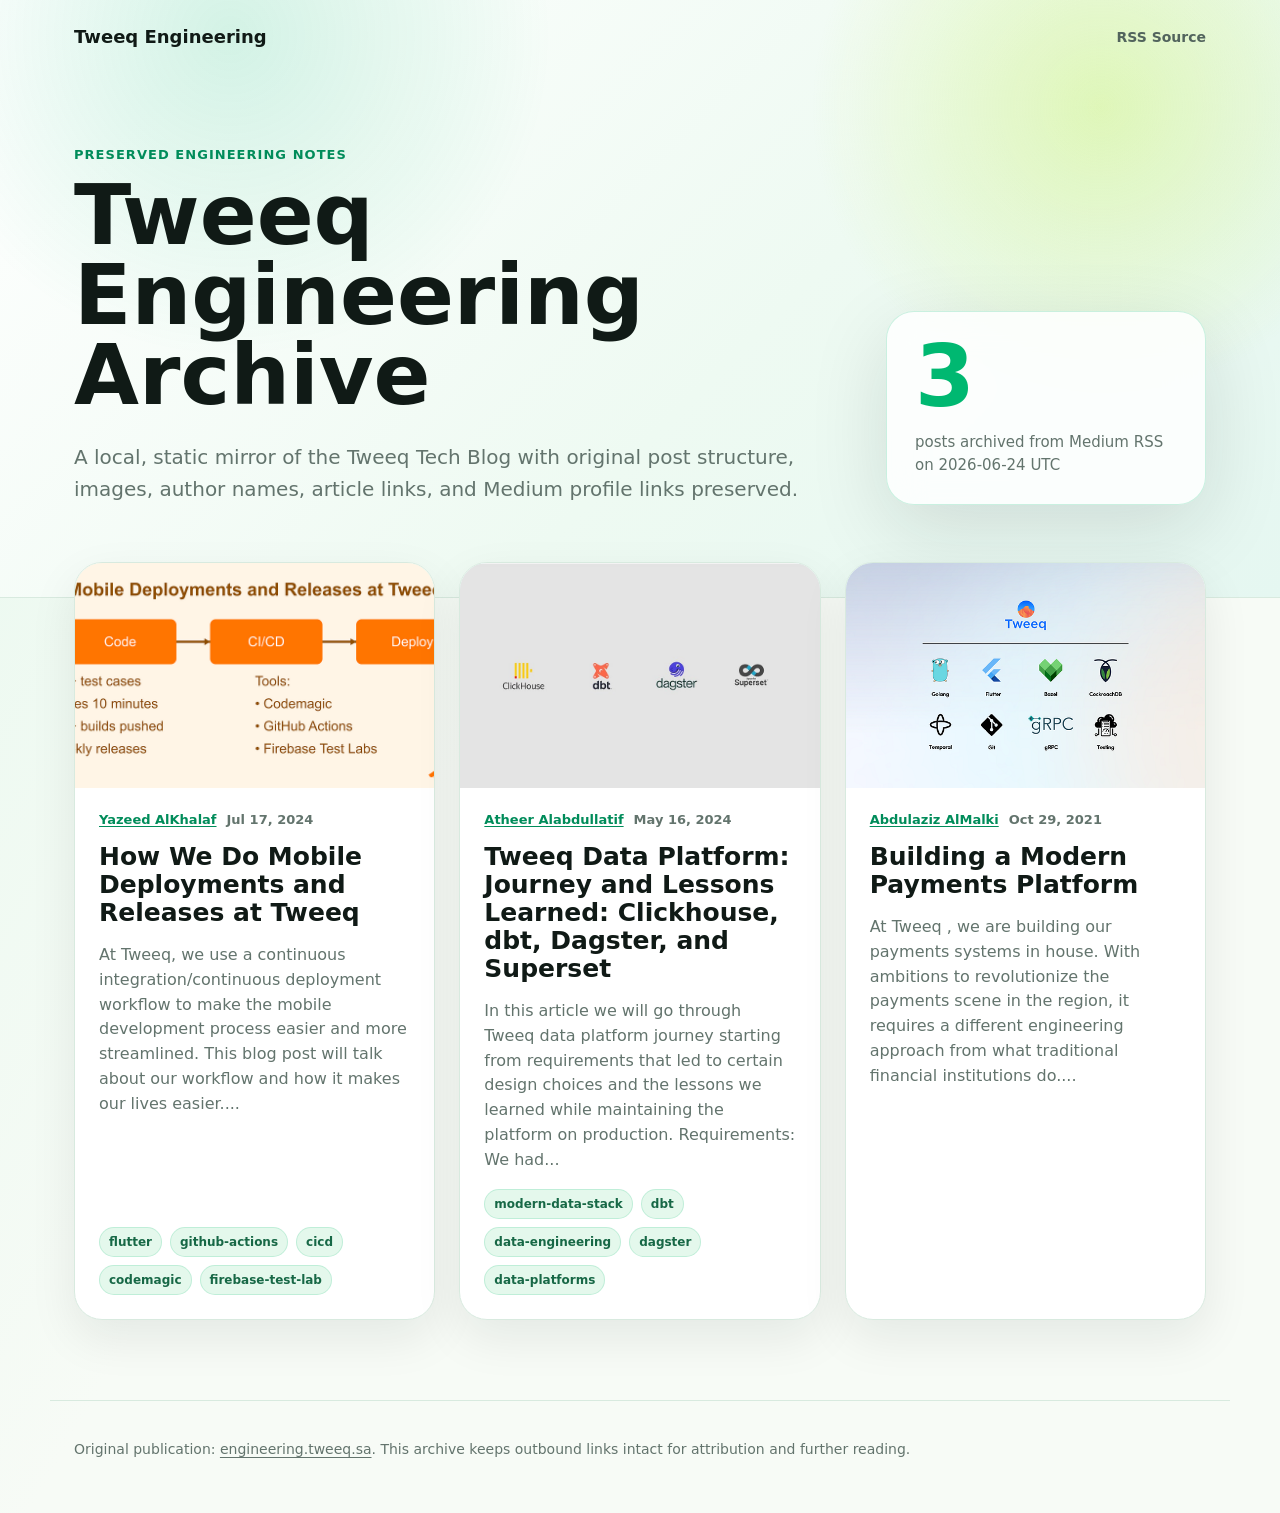
<file: docs/index.html>
<!doctype html>
<html lang="en">
<head>
  <meta charset="utf-8">
  <meta name="viewport" content="width=device-width, initial-scale=1">
  <title>Tweeq Engineering Archive</title>
  <meta name="description" content="A preserved local archive of the Tweeq Engineering Medium publication.">
  <meta name="referrer" content="no-referrer">
  <meta http-equiv="Content-Security-Policy" content="default-src 'self'; img-src 'self' data:; style-src 'self'; script-src 'self'; base-uri 'none'; form-action 'none'; frame-ancestors 'none'; object-src 'none'; upgrade-insecure-requests">
  <link rel="icon" type="image/png" href="assets/favicon.png">
  <link rel="apple-touch-icon" href="assets/favicon.png">
  <link rel="stylesheet" href="styles.css">
</head>
<body>
  <header class="site-hero">
    <nav>
      <a class="brand" href="./">Tweeq Engineering</a>
      <a href="https://engineering.tweeq.sa/feed" target="_blank" rel="noopener noreferrer">RSS Source</a>
    </nav>
    <div class="hero-grid">
      <div>
        <p class="eyebrow">Preserved engineering notes</p>
        <h1>Tweeq Engineering Archive</h1>
        <p class="lede">A local, static mirror of the Tweeq Tech Blog with original post structure, images, author names, article links, and Medium profile links preserved.</p>
      </div>
      <div class="signal-panel" aria-label="Archive summary">
        <span>3</span>
        <p>posts archived from Medium RSS on 2026-06-24 UTC</p>
      </div>
    </div>
  </header>
  <main class="archive-grid">
    <article class="post-card" style="--delay:0ms">
  <a class="media" href="posts/how-we-do-mobile-deployments-and-releases-at-tweeq.html"><img src="assets/how-we-do-mobile-deployments-and-releases-at-tweeq-1.png" alt="" loading="lazy"></a>
  <div class="card-body">
    <div class="meta"><a href="https://medium.com/@yazeedalkhalaf" target="_blank" rel="noopener noreferrer">Yazeed AlKhalaf</a><span>Jul 17, 2024</span></div>
    <h2><a href="posts/how-we-do-mobile-deployments-and-releases-at-tweeq.html">How We Do Mobile Deployments and Releases at Tweeq</a></h2>
    <p>At Tweeq, we use a continuous integration/continuous deployment workflow to make the mobile development process easier and more streamlined. This blog post will talk about our workflow and how it makes our lives easier....</p>
    <div class="tags"><span>flutter</span><span>github-actions</span><span>cicd</span><span>codemagic</span><span>firebase-test-lab</span></div>
  </div>
</article><article class="post-card" style="--delay:80ms">
  <a class="media" href="posts/tweeq-data-platform-journey-and-lessons-learned-clickhouse-dbt-dagster-and-superset.html"><img src="assets/tweeq-data-platform-journey-and-lessons-learned-clickhouse-dbt-dagster-and-superset-3.jpeg" alt="" loading="lazy"></a>
  <div class="card-body">
    <div class="meta"><a href="https://medium.com/@atheer" target="_blank" rel="noopener noreferrer">Atheer Alabdullatif</a><span>May 16, 2024</span></div>
    <h2><a href="posts/tweeq-data-platform-journey-and-lessons-learned-clickhouse-dbt-dagster-and-superset.html">Tweeq Data Platform: Journey and Lessons Learned: Clickhouse, dbt, Dagster, and Superset</a></h2>
    <p>In this article we will go through Tweeq data platform journey starting from requirements that led to certain design choices and the lessons we learned while maintaining the platform on production. Requirements: We had...</p>
    <div class="tags"><span>modern-data-stack</span><span>dbt</span><span>data-engineering</span><span>dagster</span><span>data-platforms</span></div>
  </div>
</article><article class="post-card" style="--delay:160ms">
  <a class="media" href="posts/building-a-modern-payments-platform.html"><img src="assets/building-a-modern-payments-platform-5.png" alt="" loading="lazy"></a>
  <div class="card-body">
    <div class="meta"><a href="https://medium.com/@abdulaziz" target="_blank" rel="noopener noreferrer">Abdulaziz AlMalki</a><span>Oct 29, 2021</span></div>
    <h2><a href="posts/building-a-modern-payments-platform.html">Building a Modern Payments Platform</a></h2>
    <p>At Tweeq , we are building our payments systems in house. With ambitions to revolutionize the payments scene in the region, it requires a different engineering approach from what traditional financial institutions do....</p>
    <div class="tags"></div>
  </div>
</article>
  </main>
  <footer>
    <p>Original publication: <a href="https://engineering.tweeq.sa/" target="_blank" rel="noopener noreferrer">engineering.tweeq.sa</a>. This archive keeps outbound links intact for attribution and further reading.</p>
  </footer>
  <script src="script.js"></script>
</body>
</html>
</file>
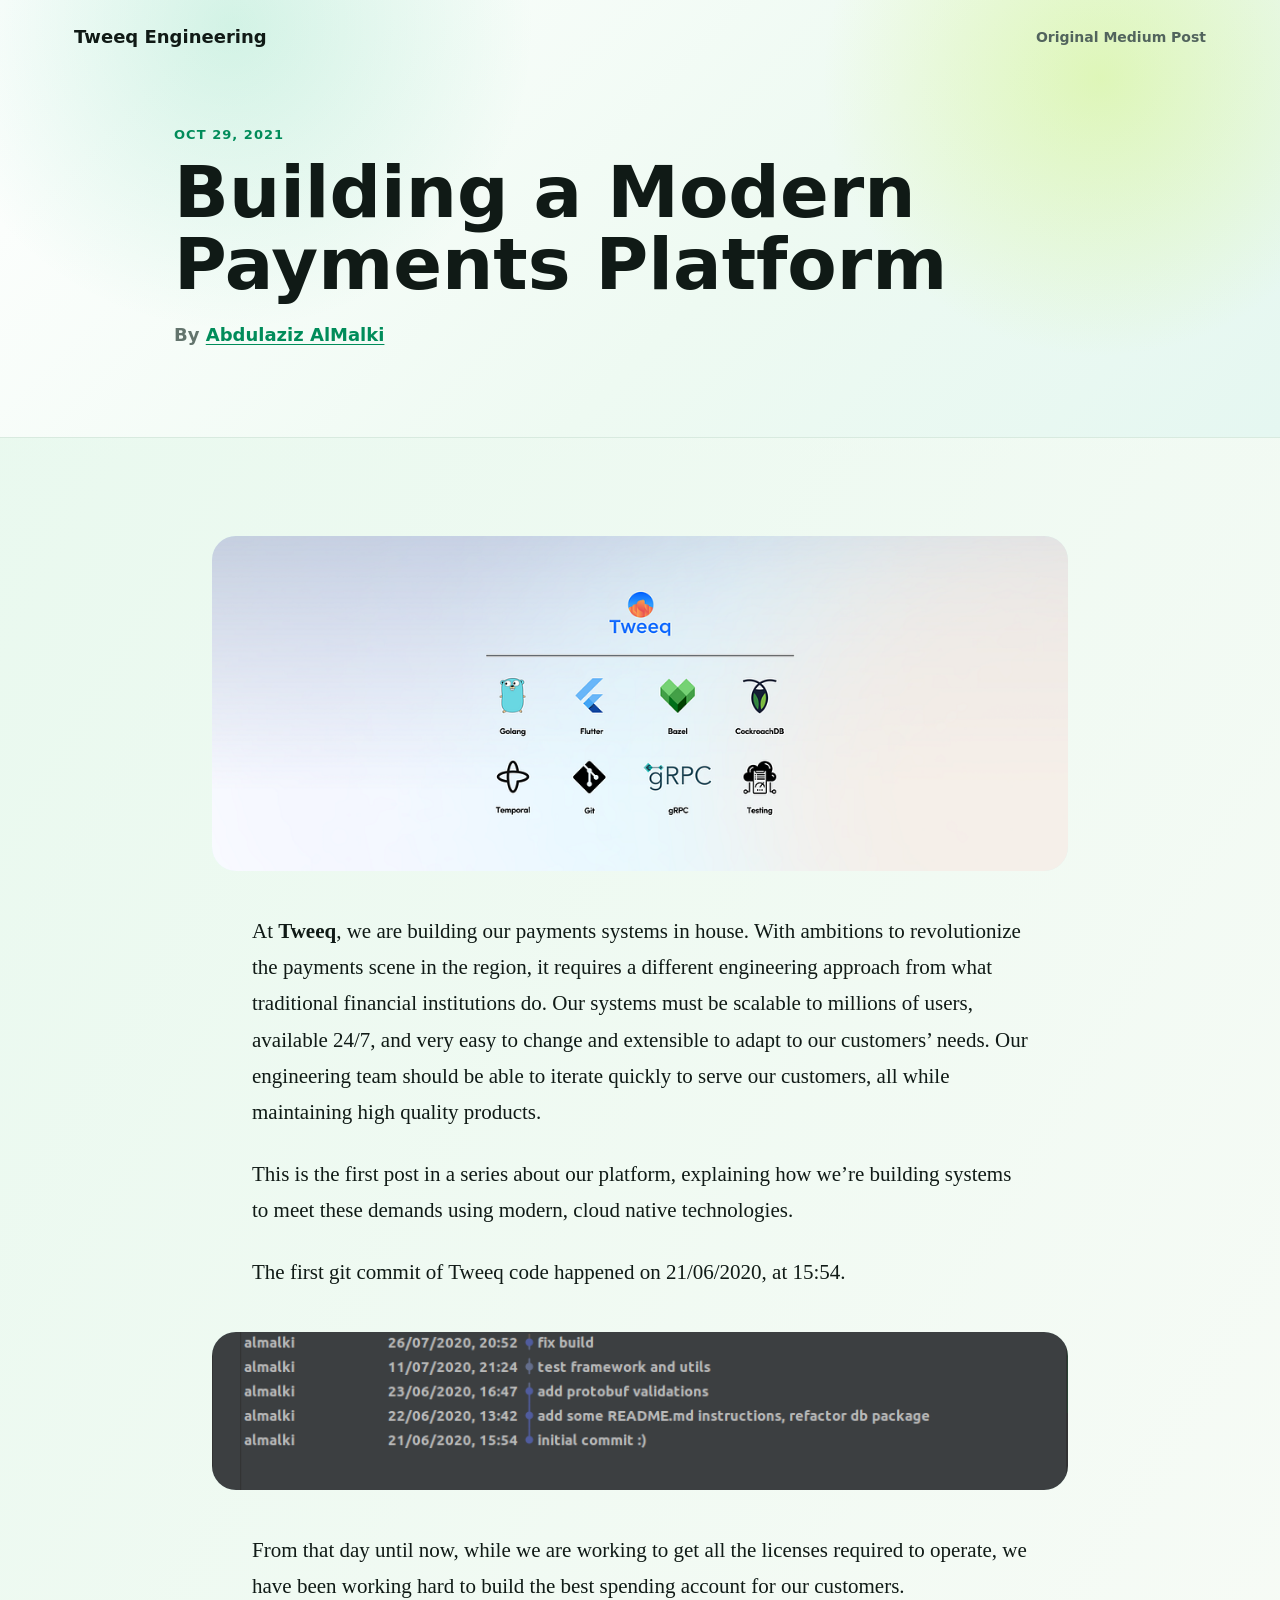
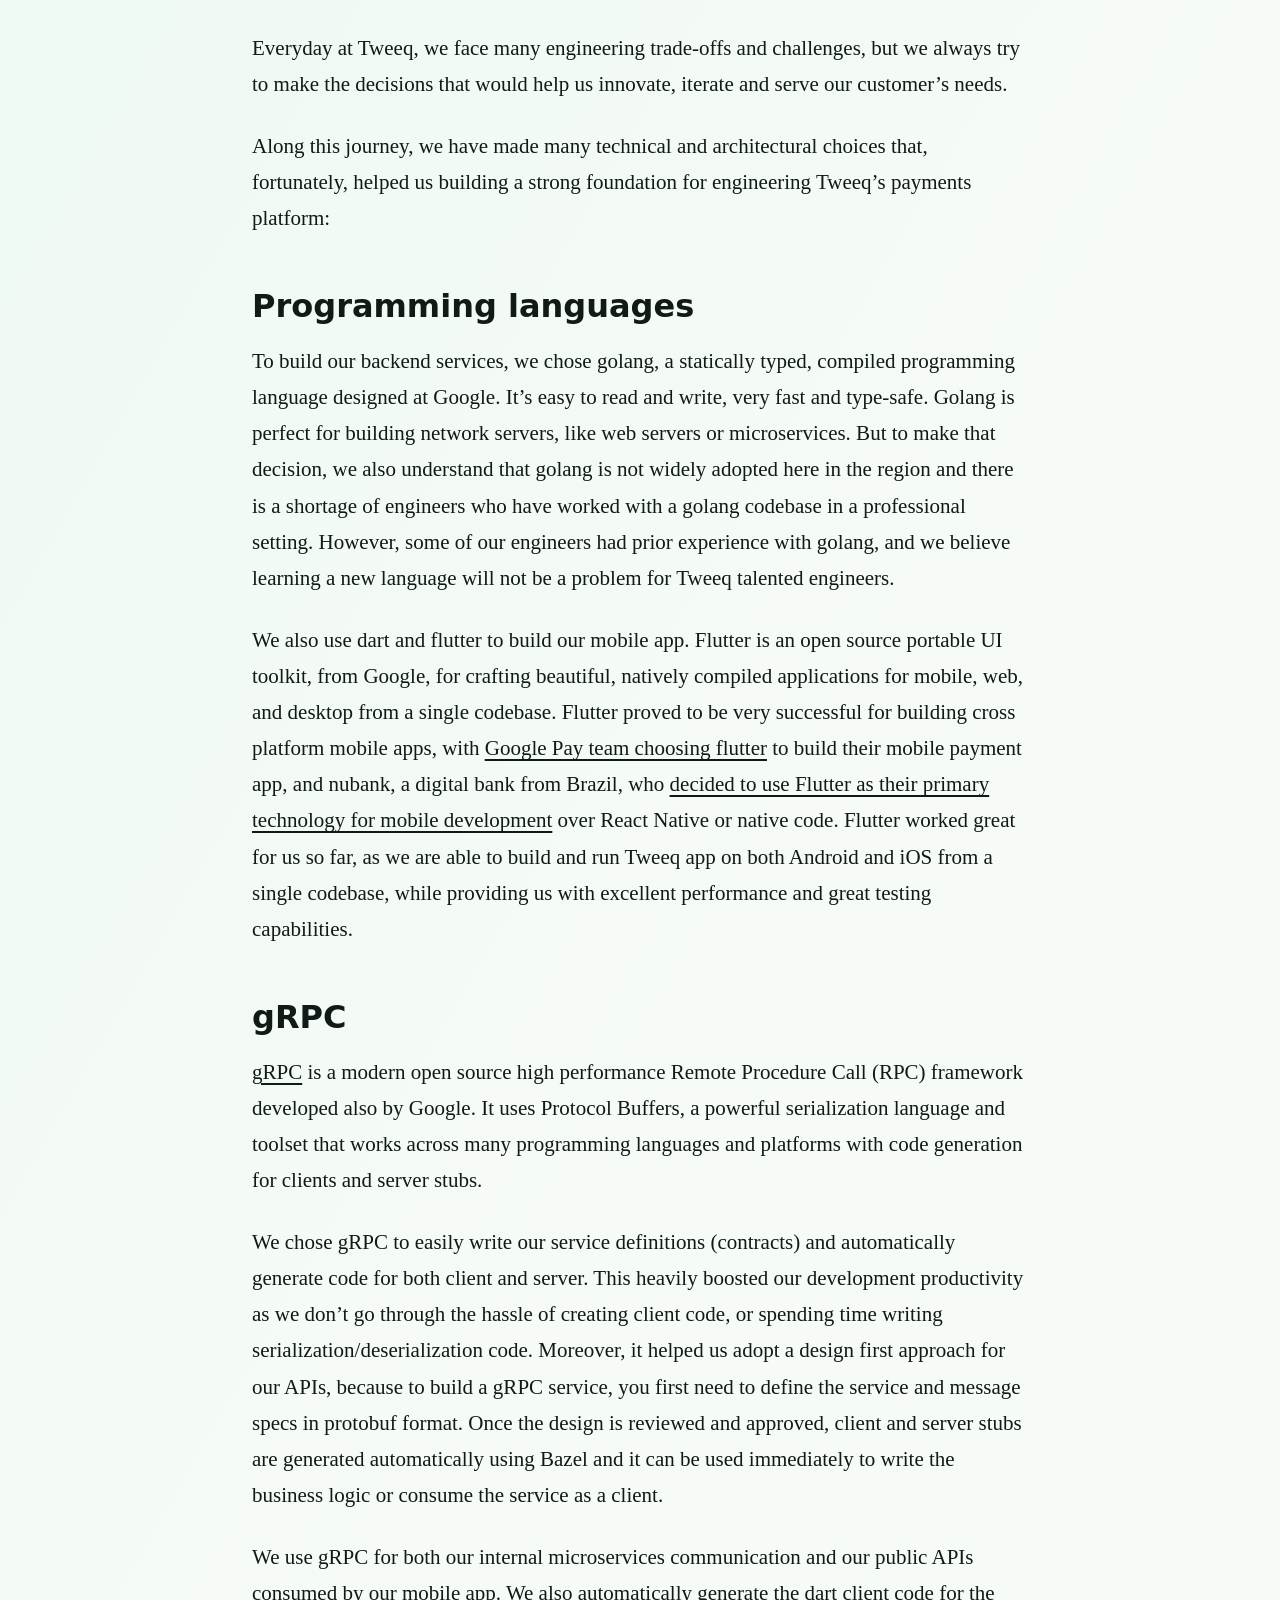
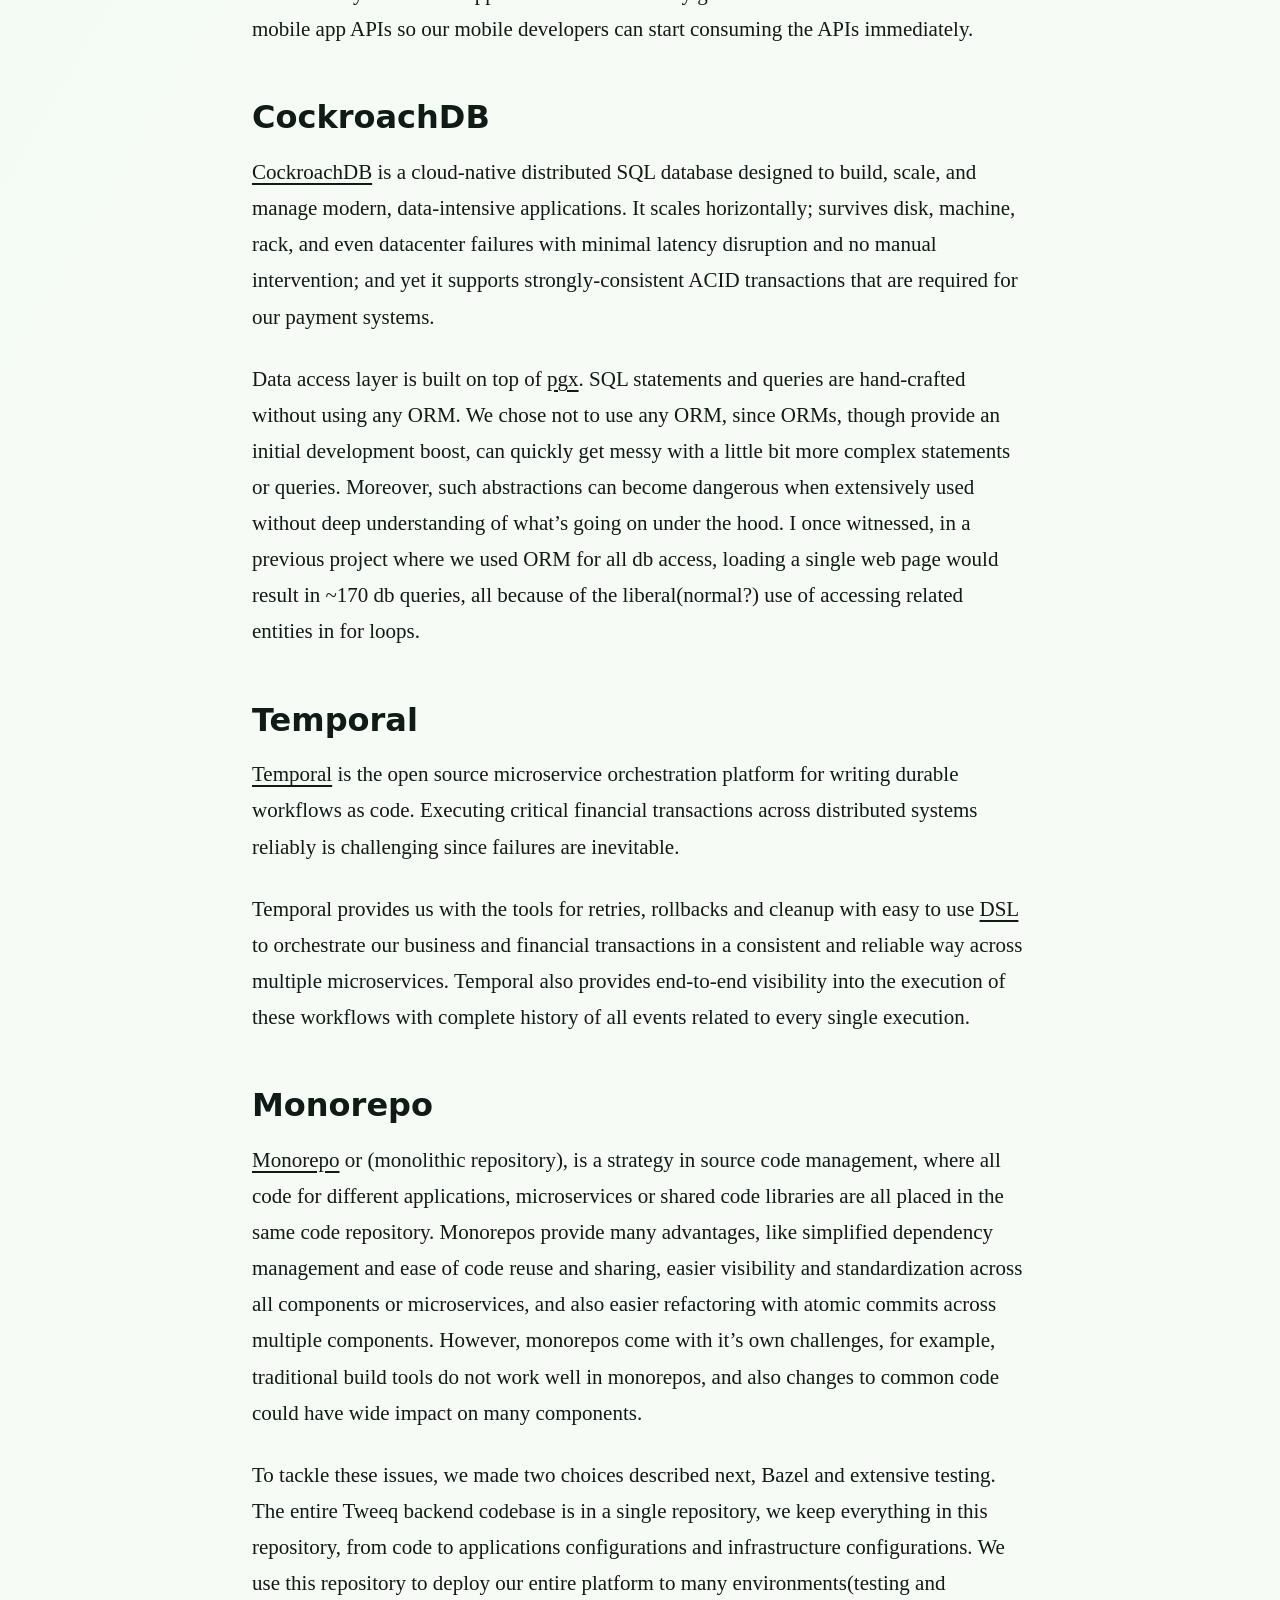
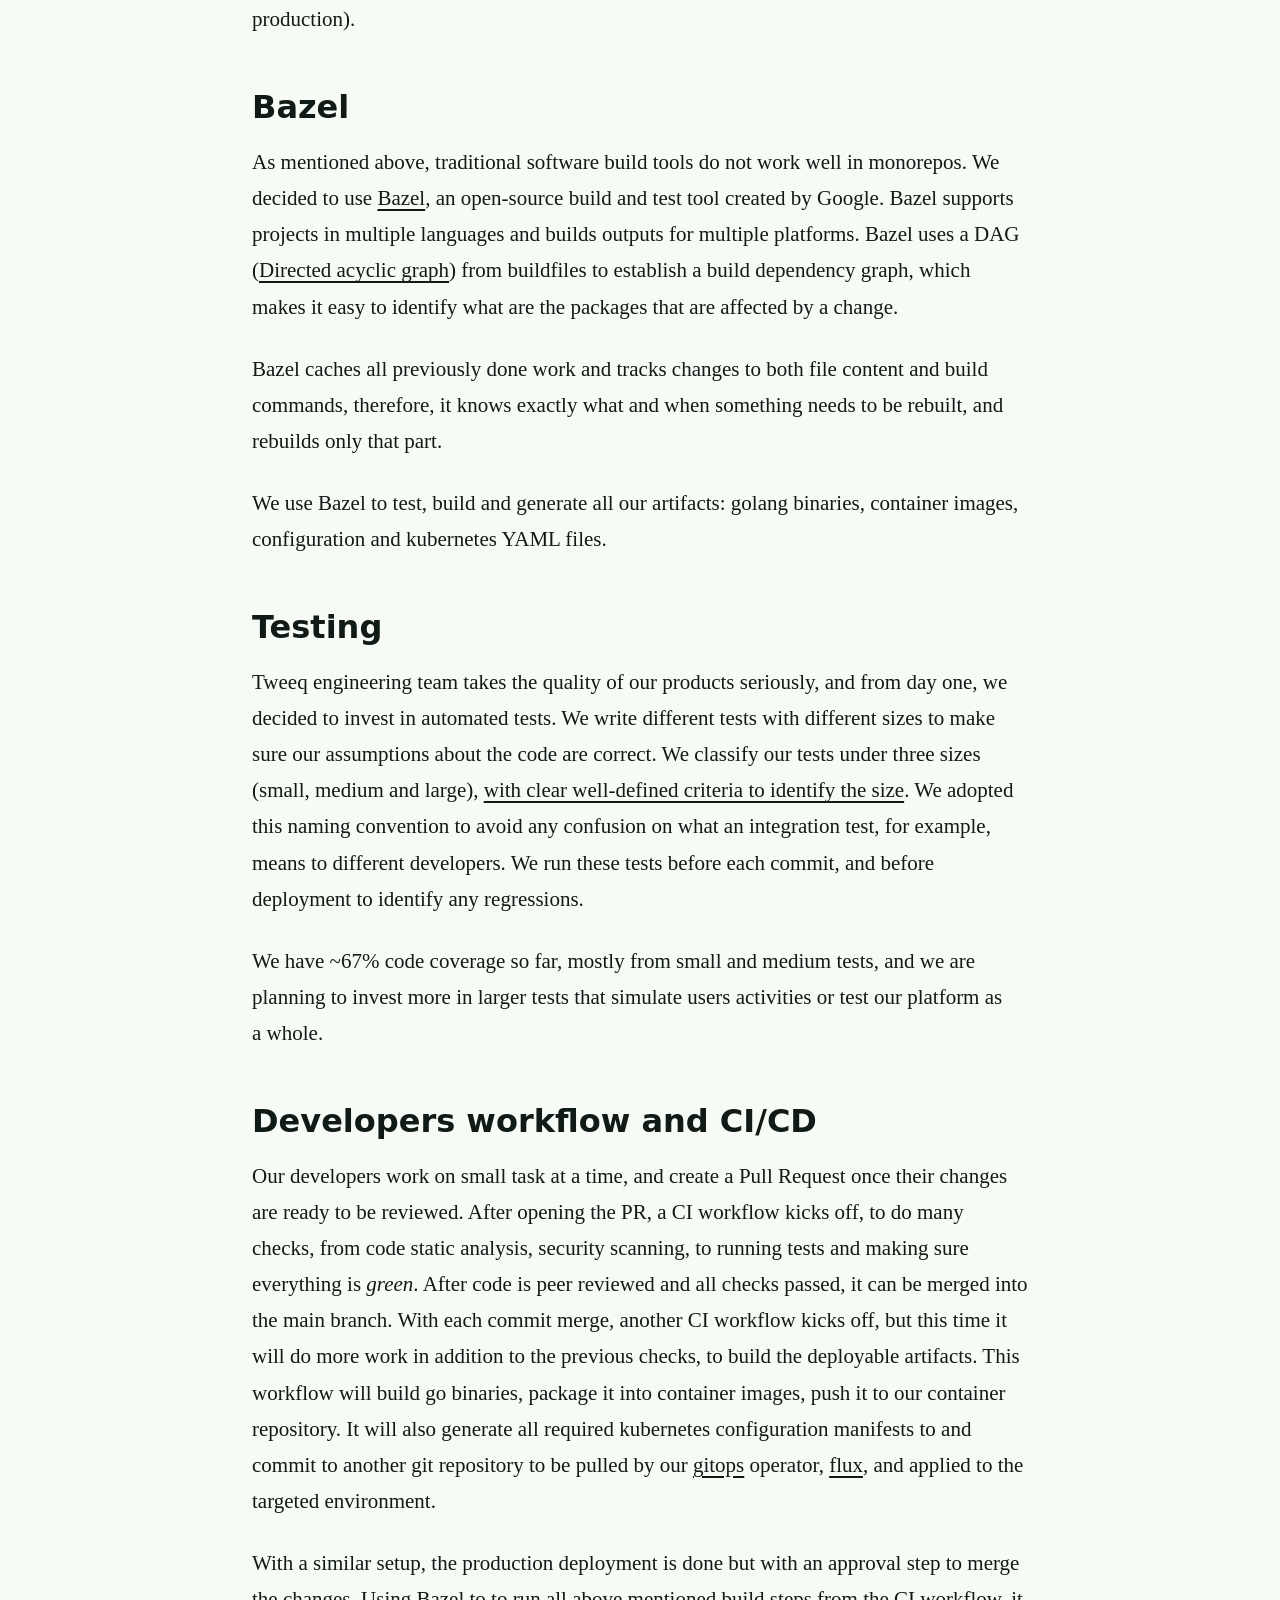
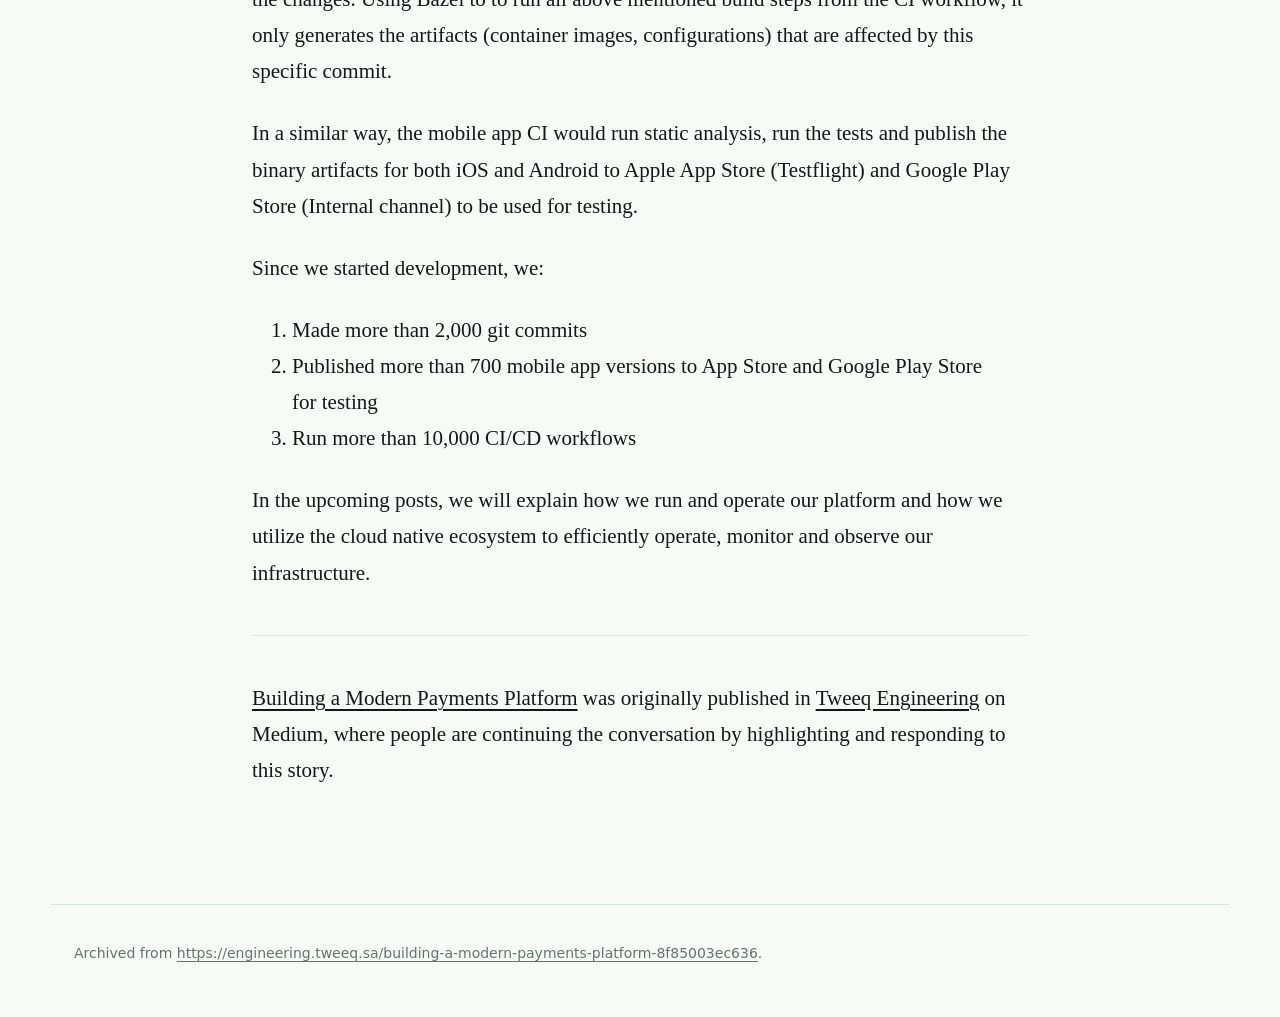
<file: docs/posts/building-a-modern-payments-platform.html>
<!doctype html>
<html lang="en">
<head>
  <meta charset="utf-8">
  <meta name="viewport" content="width=device-width, initial-scale=1">
  <title>Building a Modern Payments Platform - Tweeq Engineering Archive</title>
  <meta name="description" content="At Tweeq , we are building our payments systems in house. With ambitions to revolutionize the payments scene in the region, it requires a different engineering approach from what traditional financial institutions do....">
  <meta name="referrer" content="no-referrer">
  <meta http-equiv="Content-Security-Policy" content="default-src 'self'; img-src 'self' data:; style-src 'self'; script-src 'self'; base-uri 'none'; form-action 'none'; frame-ancestors 'none'; object-src 'none'; upgrade-insecure-requests">
  <link rel="icon" type="image/png" href="../assets/favicon.png">
  <link rel="apple-touch-icon" href="../assets/favicon.png">
  <link rel="stylesheet" href="../styles.css">
</head>
<body>
<header class="article-top">
  <nav>
    <a class="brand" href="../index.html">Tweeq Engineering</a>
    <a href="https://engineering.tweeq.sa/building-a-modern-payments-platform-8f85003ec636" target="_blank" rel="noopener noreferrer">Original Medium Post</a>
  </nav>
  <div class="article-heading">
    <p class="eyebrow">Oct 29, 2021</p>
    <h1>Building a Modern Payments Platform</h1>
    <p class="byline">By <a href="https://medium.com/@abdulaziz" target="_blank" rel="noopener noreferrer">Abdulaziz AlMalki</a></p>
    <div class="tags"></div>
  </div>
</header>
<main class="article-wrap">
  <article class="article-content">
    <figure><img alt="" src="../assets/building-a-modern-payments-platform-5.png" / loading="lazy"></figure><p>At <strong>Tweeq</strong>, we are building our payments systems in house. With ambitions to revolutionize the payments scene in the region, it requires a different engineering approach from what traditional financial institutions do. Our systems must be scalable to millions of users, available 24/7, and very easy to change and extensible to adapt to our customers’ needs. Our engineering team should be able to iterate quickly to serve our customers, all while maintaining high quality products.</p><p>This is the first post in a series about our platform, explaining how we’re building systems to meet these demands using modern, cloud native technologies.</p><p>The first git commit of Tweeq code happened on 21/06/2020, at 15:54.</p><figure><img alt="" src="../assets/building-a-modern-payments-platform-6.jpg" / loading="lazy"></figure><p>From that day until now, while we are working to get all the licenses required to operate, we have been working hard to build the best spending account for our customers.</p><p>Everyday at Tweeq, we face many engineering trade-offs and challenges, but we always try to make the decisions that would help us innovate, iterate and serve our customer’s needs.</p><p>Along this journey, we have made many technical and architectural choices that, fortunately, helped us building a strong foundation for engineering Tweeq’s payments platform:</p><h3><strong>Programming languages</strong></h3><p>To build our backend services, we chose golang, a statically typed, compiled programming language designed at Google. It’s easy to read and write, very fast and type-safe. Golang is perfect for building network servers, like web servers or microservices. But to make that decision, we also understand that golang is not widely adopted here in the region and there is a shortage of engineers who have worked with a golang codebase in a professional setting. However, some of our engineers had prior experience with golang, and we believe learning a new language will not be a problem for Tweeq talented engineers.</p><p>We also use dart and flutter to build our mobile app. Flutter is an open source portable UI toolkit, from Google, for crafting beautiful, natively compiled applications for mobile, web, and desktop from a single codebase. Flutter proved to be very successful for building cross platform mobile apps, with <a href="https://developers.googleblog.com/2020/09/google-pay-picks-flutter-to-drive-its.html" target="_blank" rel="noopener noreferrer">Google Pay team choosing flutter</a> to build their mobile payment app, and nubank, a digital bank from Brazil, who <a href="https://building.nubank.com.br/why-we-think-flutter-will-help-us-scale-mobile-development-at-nubank/" target="_blank" rel="noopener noreferrer">decided to use Flutter as their primary technology for mobile development</a> over React Native or native code. Flutter worked great for us so far, as we are able to build and run Tweeq app on both Android and iOS from a single codebase, while providing us with excellent performance and great testing capabilities.</p><h3><strong>gRPC</strong></h3><p><a href="https://grpc.io/" target="_blank" rel="noopener noreferrer">gRPC</a> is a modern open source high performance Remote Procedure Call (RPC) framework developed also by Google. It uses Protocol Buffers, a powerful serialization language and toolset that works across many programming languages and platforms with code generation for clients and server stubs.</p><p>We chose gRPC to easily write our service definitions (contracts) and automatically generate code for both client and server. This heavily boosted our development productivity as we don’t go through the hassle of creating client code, or spending time writing serialization/deserialization code. Moreover, it helped us adopt a design first approach for our APIs, because to build a gRPC service, you first need to define the service and message specs in protobuf format. Once the design is reviewed and approved, client and server stubs are generated automatically using Bazel and it can be used immediately to write the business logic or consume the service as a client.</p><p>We use gRPC for both our internal microservices communication and our public APIs consumed by our mobile app. We also automatically generate the dart client code for the mobile app APIs so our mobile developers can start consuming the APIs immediately.</p><h3><strong>CockroachDB</strong></h3><p><a href="https://github.com/cockroachdb/cockroach" target="_blank" rel="noopener noreferrer">CockroachDB</a> is a cloud-native distributed SQL database designed to build, scale, and manage modern, data-intensive applications. It scales horizontally; survives disk, machine, rack, and even datacenter failures with minimal latency disruption and no manual intervention; and yet it supports strongly-consistent ACID transactions that are required for our payment systems.</p><p>Data access layer is built on top of <a href="https://github.com/jackc/pgx" target="_blank" rel="noopener noreferrer">pgx</a>. SQL statements and queries are hand-crafted without using any ORM. We chose not to use any ORM, since ORMs, though provide an initial development boost, can quickly get messy with a little bit more complex statements or queries. Moreover, such abstractions can become dangerous when extensively used without deep understanding of what’s going on under the hood. I once witnessed, in a previous project where we used ORM for all db access, loading a single web page would result in ~170 db queries, all because of the liberal(normal?) use of accessing related entities in for loops.</p><h3><strong>Temporal</strong></h3><p><a href="https://temporal.io/" target="_blank" rel="noopener noreferrer">Temporal</a> is the open source microservice orchestration platform for writing durable workflows as code. Executing critical financial transactions across distributed systems reliably is challenging since failures are inevitable.</p><p>Temporal provides us with the tools for retries, rollbacks and cleanup with easy to use <a href="https://en.wikipedia.org/wiki/Domain-specific_language" target="_blank" rel="noopener noreferrer">DSL</a> to orchestrate our business and financial transactions in a consistent and reliable way across multiple microservices. Temporal also provides end-to-end visibility into the execution of these workflows with complete history of all events related to every single execution.</p><h3><strong>Monorepo</strong></h3><p><a href="https://en.wikipedia.org/wiki/Monorepo" target="_blank" rel="noopener noreferrer">Monorepo</a> or (monolithic repository), is a strategy in source code management, where all code for different applications, microservices or shared code libraries are all placed in the same code repository. Monorepos provide many advantages, like simplified dependency management and ease of code reuse and sharing, easier visibility and standardization across all components or microservices, and also easier refactoring with atomic commits across multiple components. However, monorepos come with it’s own challenges, for example, traditional build tools do not work well in monorepos, and also changes to common code could have wide impact on many components.</p><p>To tackle these issues, we made two choices described next, Bazel and extensive testing. The entire Tweeq backend codebase is in a single repository, we keep everything in this repository, from code to applications configurations and infrastructure configurations. We use this repository to deploy our entire platform to many environments(testing and production).</p><h3><strong>Bazel</strong></h3><p>As mentioned above, traditional software build tools do not work well in monorepos. We decided to use <a href="https://bazel.build/" target="_blank" rel="noopener noreferrer">Bazel</a>, an open-source build and test tool created by Google. Bazel supports projects in multiple languages and builds outputs for multiple platforms. Bazel uses a DAG (<a href="https://en.wikipedia.org/wiki/Directed_acyclic_graph" target="_blank" rel="noopener noreferrer">Directed acyclic graph</a>) from buildfiles to establish a build dependency graph, which makes it easy to identify what are the packages that are affected by a change.</p><p>Bazel caches all previously done work and tracks changes to both file content and build commands, therefore, it knows exactly what and when something needs to be rebuilt, and rebuilds only that part.</p><p>We use Bazel to test, build and generate all our artifacts: golang binaries, container images, configuration and kubernetes YAML files.</p><h3><strong>Testing</strong></h3><p>Tweeq engineering team takes the quality of our products seriously, and from day one, we decided to invest in automated tests. We write different tests with different sizes to make sure our assumptions about the code are correct. We classify our tests under three sizes (small, medium and large), <a href="https://testing.googleblog.com/2010/12/test-sizes.html" target="_blank" rel="noopener noreferrer">with clear well-defined criteria to identify the size</a>. We adopted this naming convention to avoid any confusion on what an integration test, for example, means to different developers. We run these tests before each commit, and before deployment to identify any regressions.</p><p>We have ~67% code coverage so far, mostly from small and medium tests, and we are planning to invest more in larger tests that simulate users activities or test our platform as a whole.</p><h3><strong>Developers workflow and CI/CD</strong></h3><p>Our developers work on small task at a time, and create a Pull Request once their changes are ready to be reviewed. After opening the PR, a CI workflow kicks off, to do many checks, from code static analysis, security scanning, to running tests and making sure everything is <em>green</em>. After code is peer reviewed and all checks passed, it can be merged into the main branch. With each commit merge, another CI workflow kicks off, but this time it will do more work in addition to the previous checks, to build the deployable artifacts. This workflow will build go binaries, package it into container images, push it to our container repository. It will also generate all required kubernetes configuration manifests to and commit to another git repository to be pulled by our <a href="https://www.weave.works/technologies/gitops/" target="_blank" rel="noopener noreferrer">gitops</a> operator, <a href="https://fluxcd.io/" target="_blank" rel="noopener noreferrer">flux</a>, and applied to the targeted environment.</p><p>With a similar setup, the production deployment is done but with an approval step to merge the changes. Using Bazel to to run all above mentioned build steps from the CI workflow, it only generates the artifacts (container images, configurations) that are affected by this specific commit.</p><p>In a similar way, the mobile app CI would run static analysis, run the tests and publish the binary artifacts for both iOS and Android to Apple App Store (Testflight) and Google Play Store (Internal channel) to be used for testing.</p><p>Since we started development, we:</p><ol><li>Made more than 2,000 git commits</li><li>Published more than 700 mobile app versions to App Store and Google Play Store for testing</li><li>Run more than 10,000 CI/CD workflows</li></ol><p>In the upcoming posts, we will explain how we run and operate our platform and how we utilize the cloud native ecosystem to efficiently operate, monitor and observe our infrastructure.</p><hr><p><a href="https://engineering.tweeq.sa/building-a-modern-payments-platform-8f85003ec636" target="_blank" rel="noopener noreferrer">Building a Modern Payments Platform</a> was originally published in <a href="https://engineering.tweeq.sa" target="_blank" rel="noopener noreferrer">Tweeq Engineering</a> on Medium, where people are continuing the conversation by highlighting and responding to this story.</p>
  </article>
</main>
<footer>
  <p>Archived from <a href="https://engineering.tweeq.sa/building-a-modern-payments-platform-8f85003ec636" target="_blank" rel="noopener noreferrer">https://engineering.tweeq.sa/building-a-modern-payments-platform-8f85003ec636</a>.</p>
</footer>
</body>
</html>
</file>
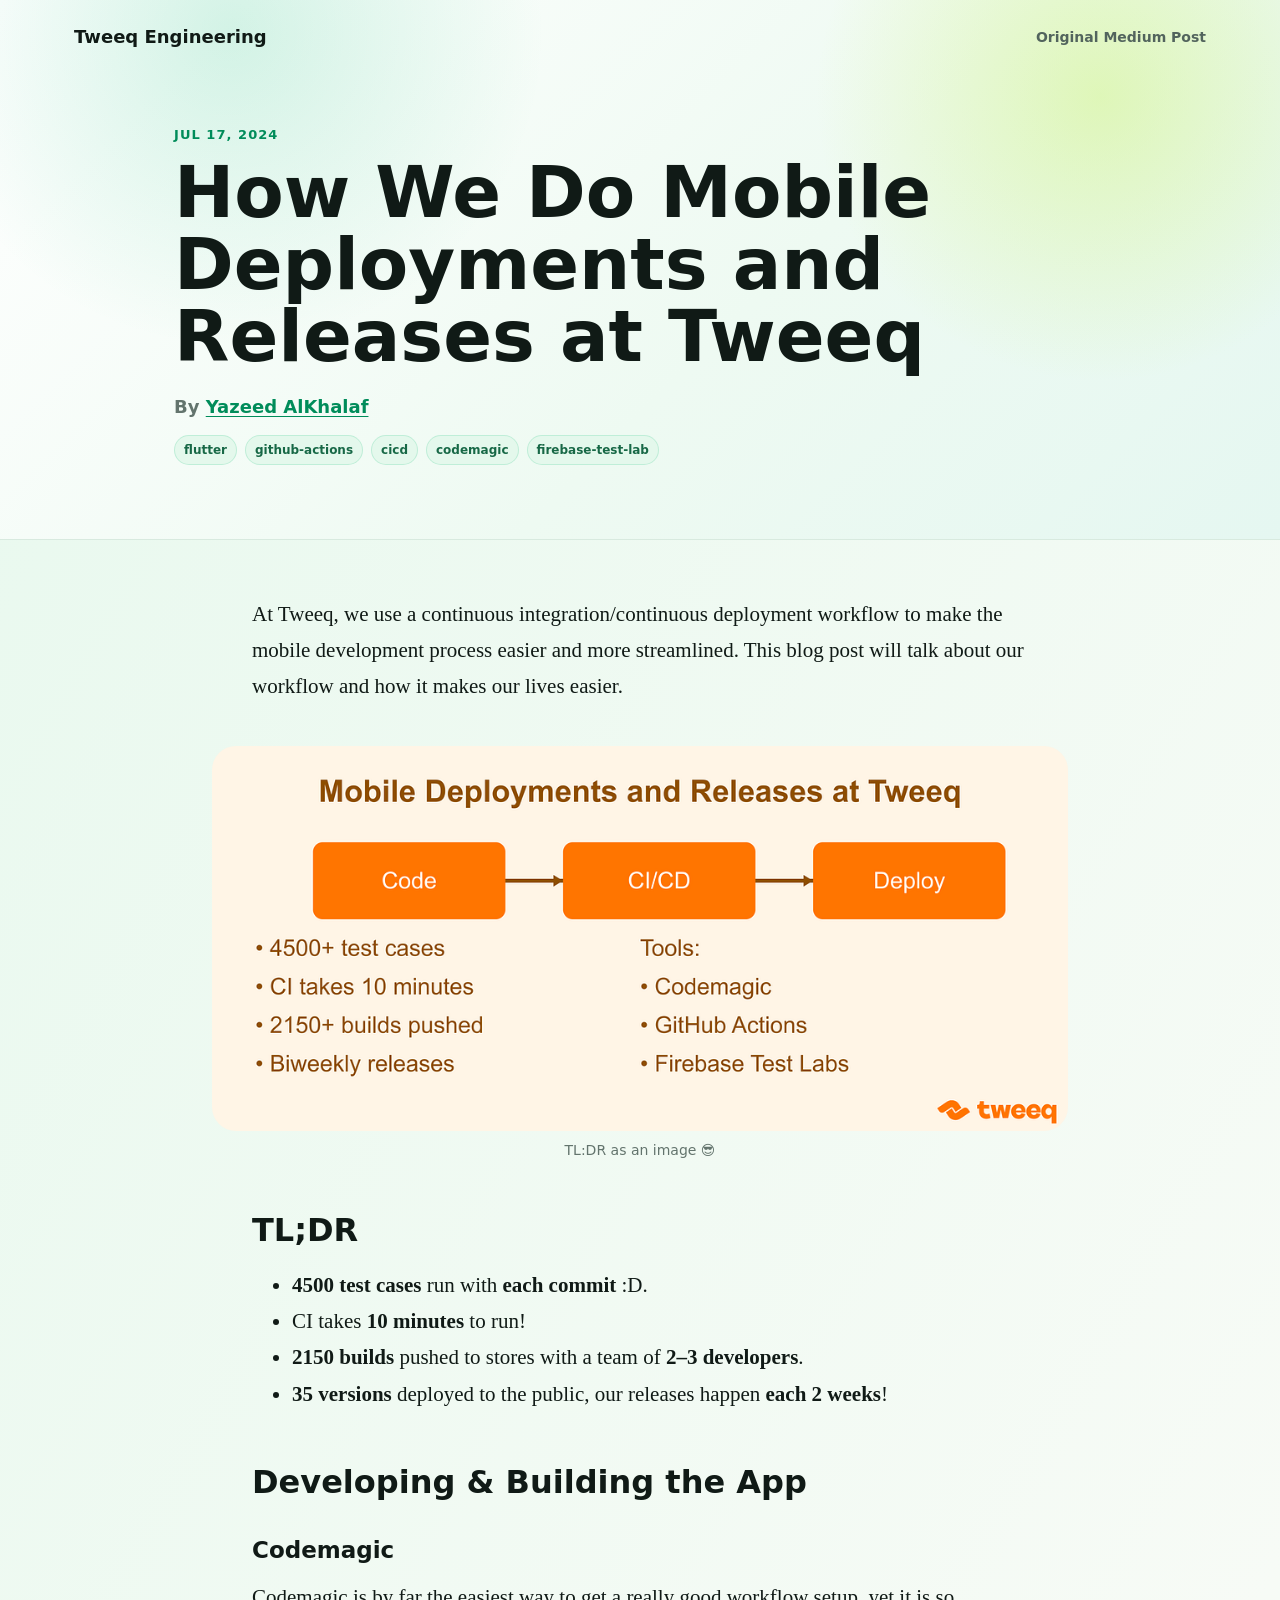
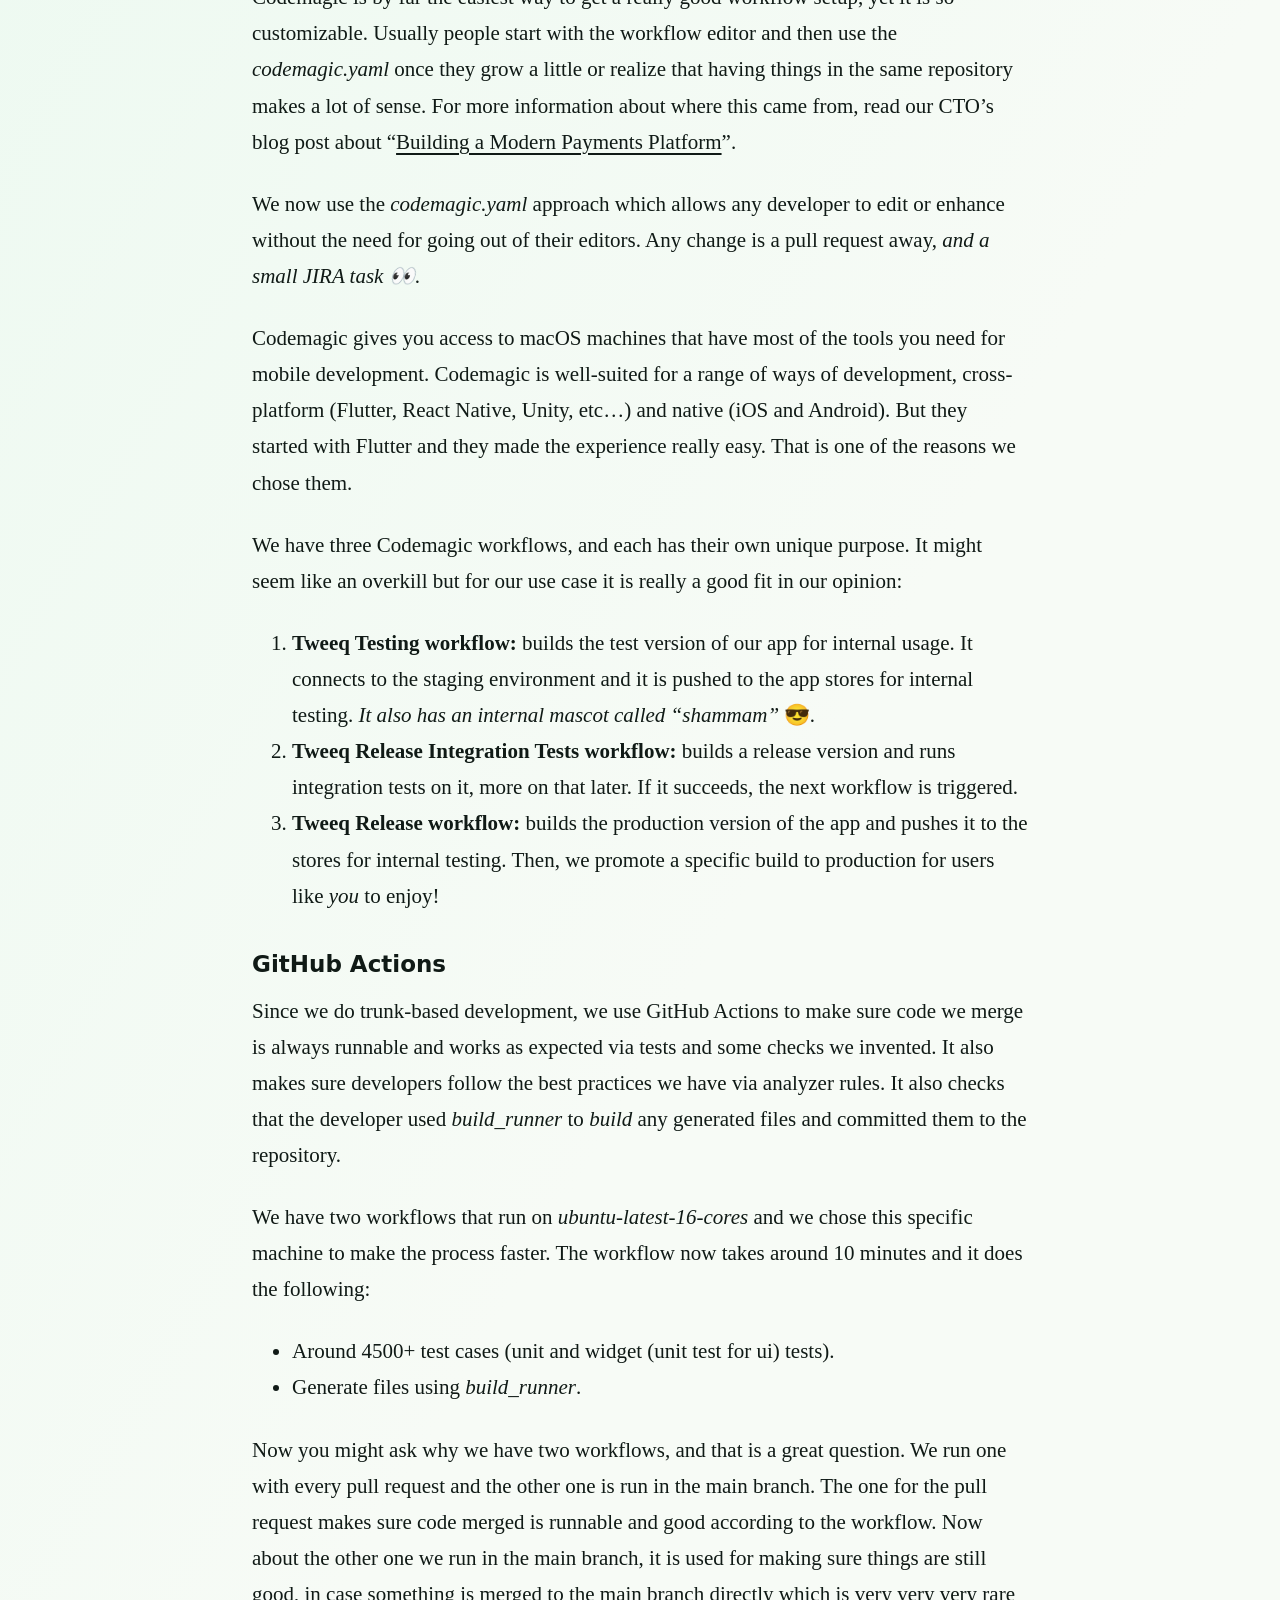
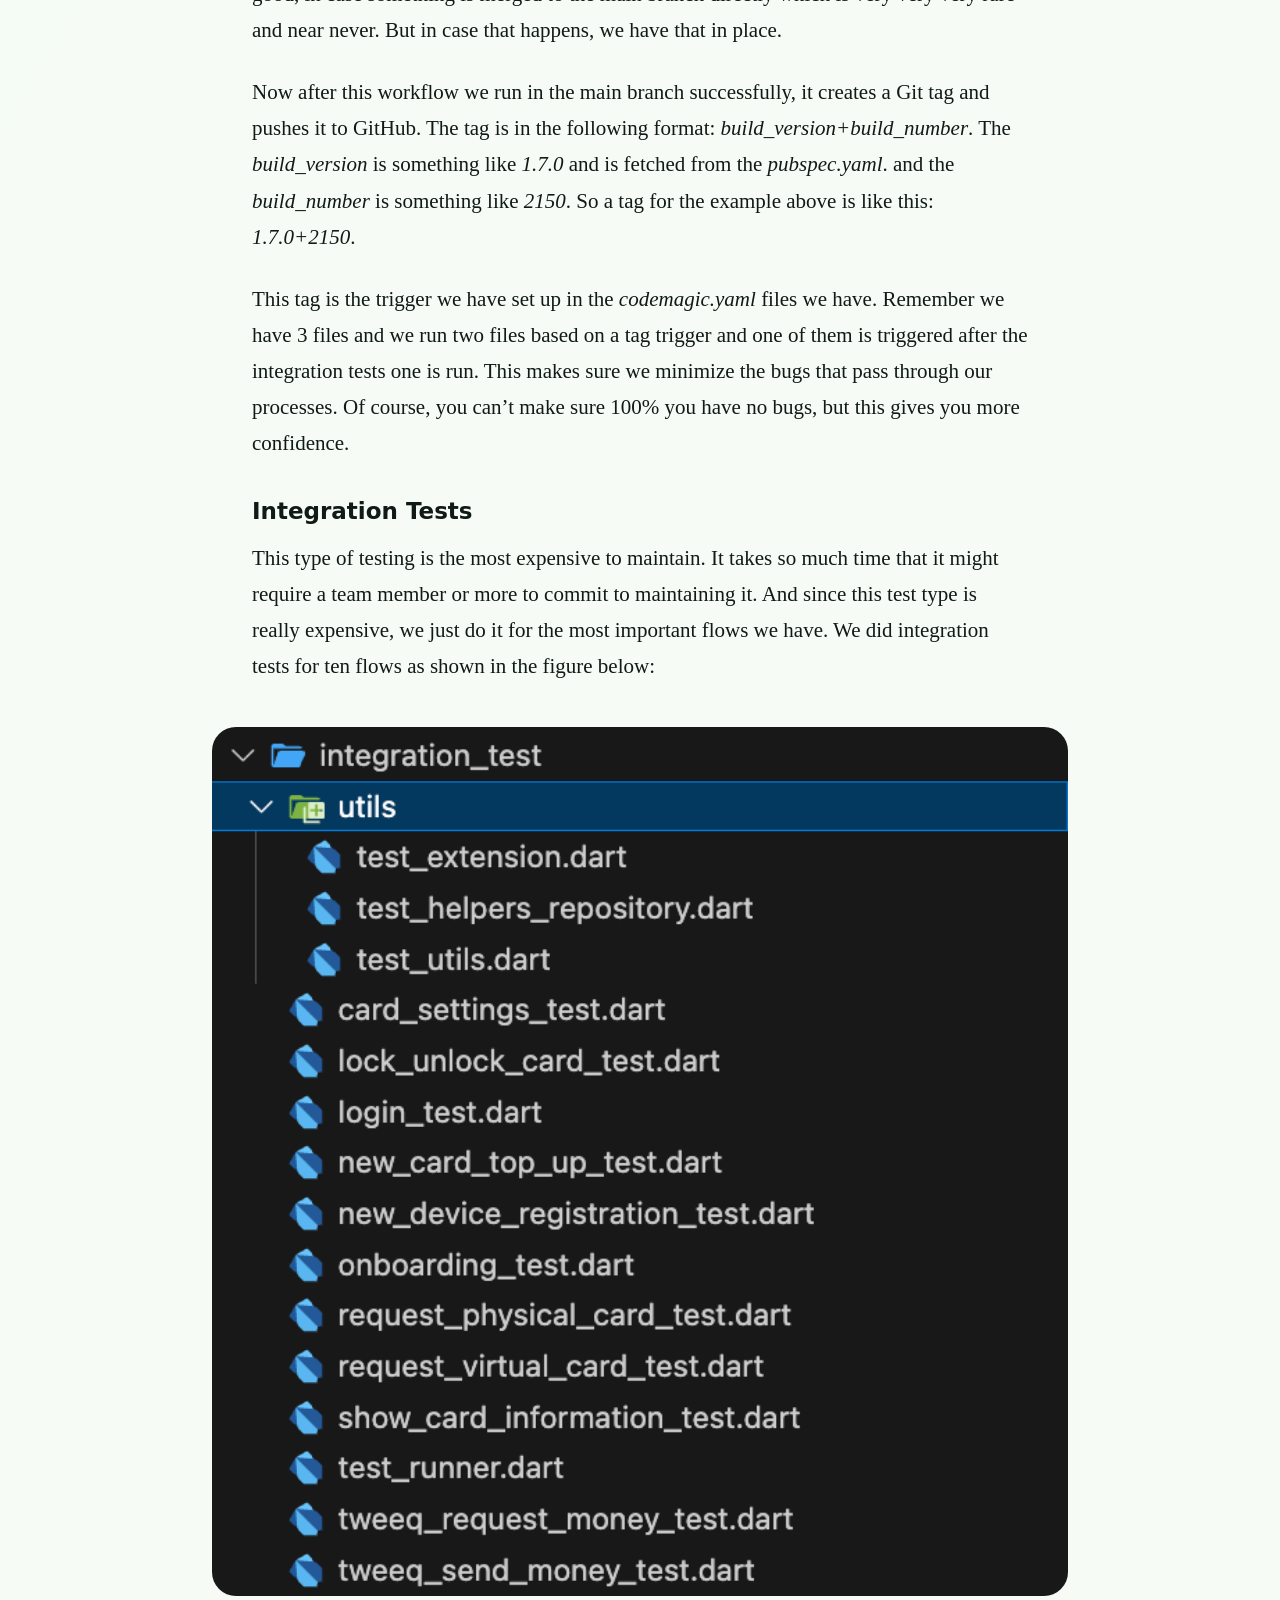
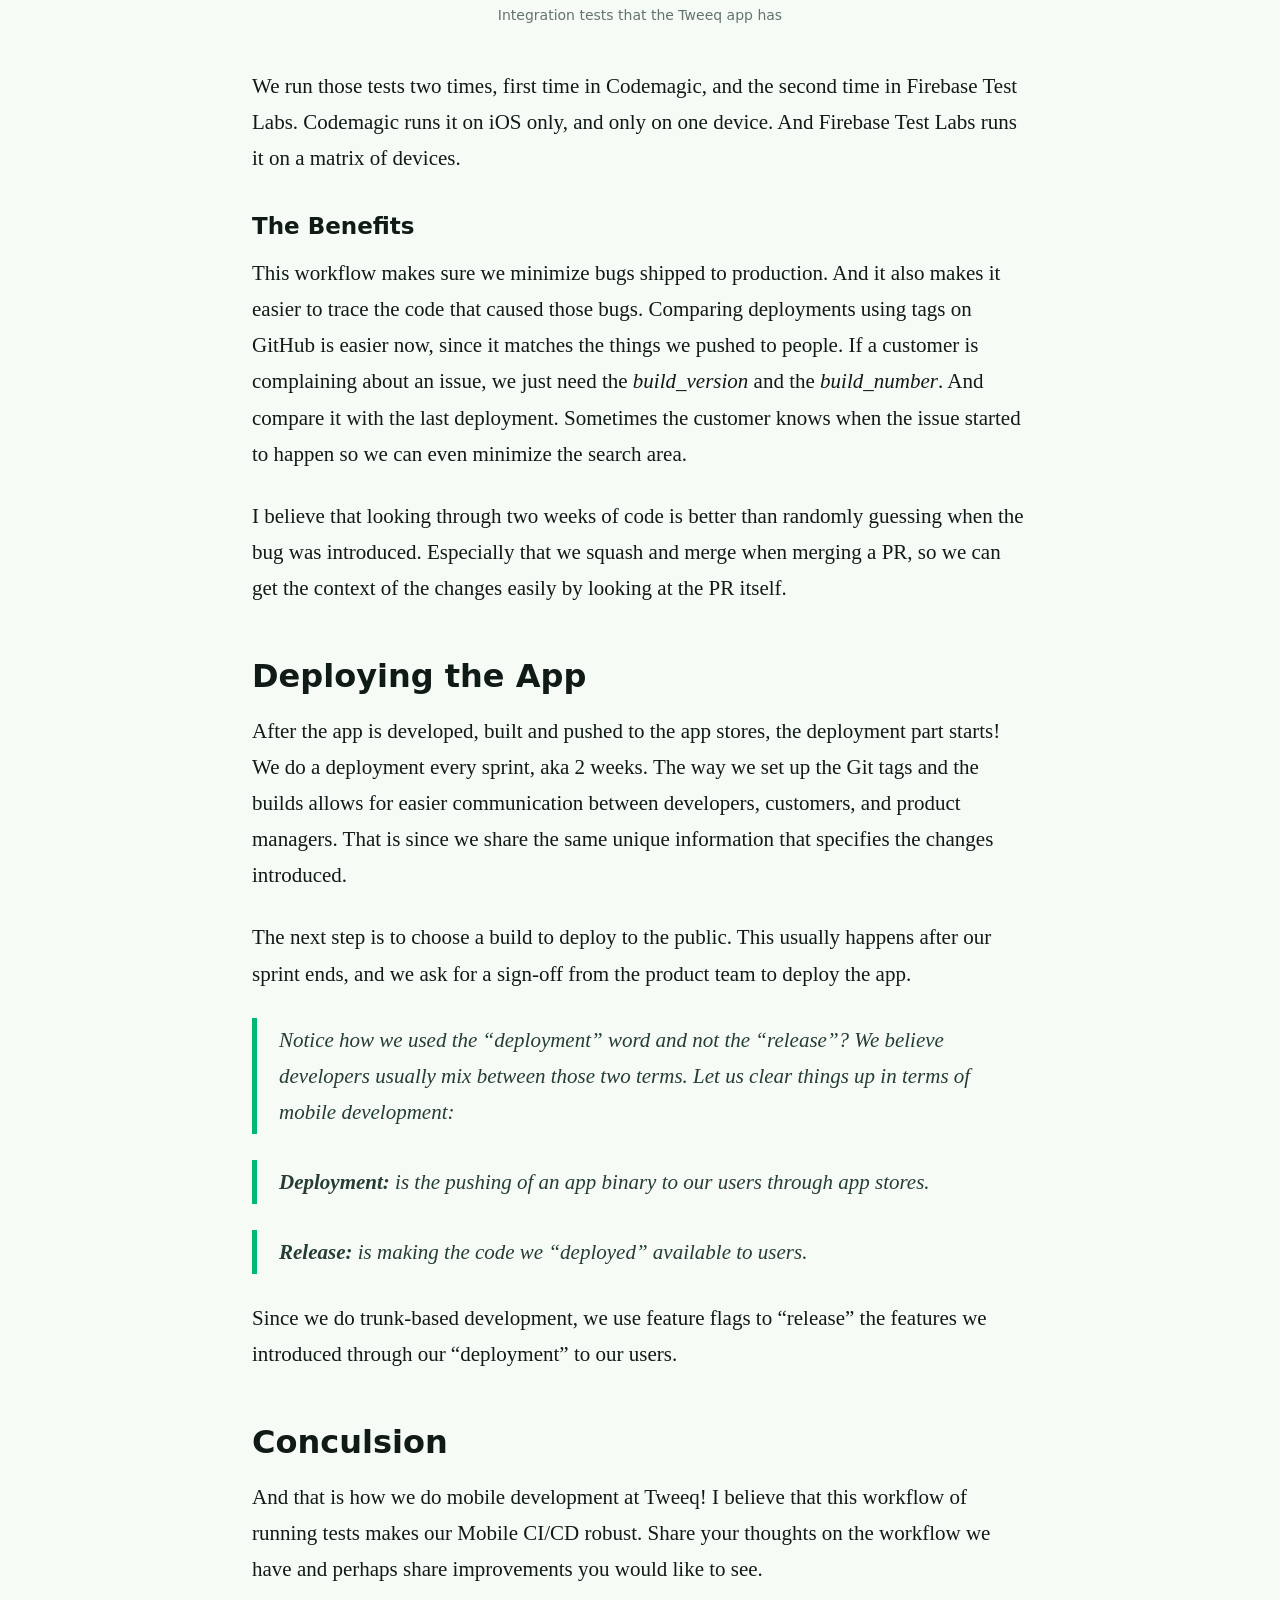
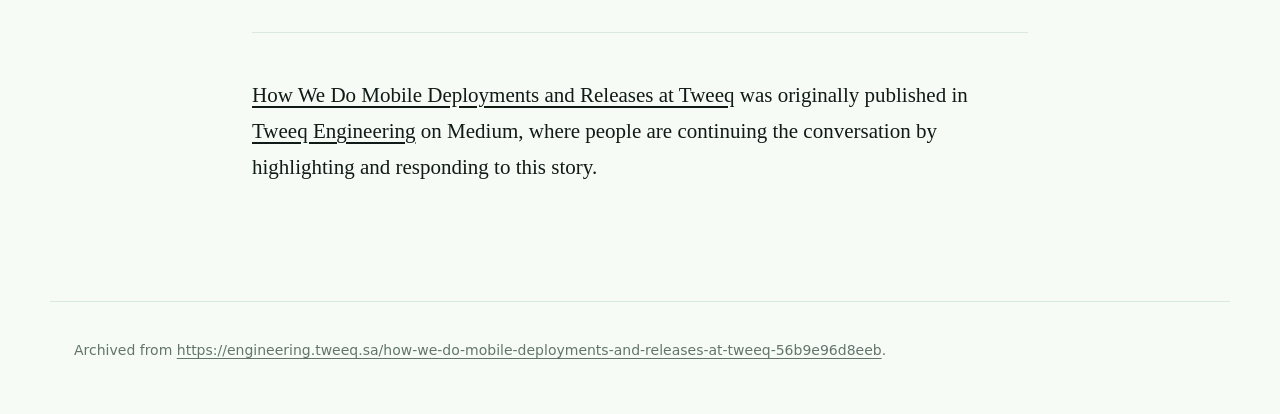
<file: docs/posts/how-we-do-mobile-deployments-and-releases-at-tweeq.html>
<!doctype html>
<html lang="en">
<head>
  <meta charset="utf-8">
  <meta name="viewport" content="width=device-width, initial-scale=1">
  <title>How We Do Mobile Deployments and Releases at Tweeq - Tweeq Engineering Archive</title>
  <meta name="description" content="At Tweeq, we use a continuous integration/continuous deployment workflow to make the mobile development process easier and more streamlined. This blog post will talk about our workflow and how it makes our lives easier....">
  <meta name="referrer" content="no-referrer">
  <meta http-equiv="Content-Security-Policy" content="default-src 'self'; img-src 'self' data:; style-src 'self'; script-src 'self'; base-uri 'none'; form-action 'none'; frame-ancestors 'none'; object-src 'none'; upgrade-insecure-requests">
  <link rel="icon" type="image/png" href="../assets/favicon.png">
  <link rel="apple-touch-icon" href="../assets/favicon.png">
  <link rel="stylesheet" href="../styles.css">
</head>
<body>
<header class="article-top">
  <nav>
    <a class="brand" href="../index.html">Tweeq Engineering</a>
    <a href="https://engineering.tweeq.sa/how-we-do-mobile-deployments-and-releases-at-tweeq-56b9e96d8eeb" target="_blank" rel="noopener noreferrer">Original Medium Post</a>
  </nav>
  <div class="article-heading">
    <p class="eyebrow">Jul 17, 2024</p>
    <h1>How We Do Mobile Deployments and Releases at Tweeq</h1>
    <p class="byline">By <a href="https://medium.com/@yazeedalkhalaf" target="_blank" rel="noopener noreferrer">Yazeed AlKhalaf</a></p>
    <div class="tags"><span>flutter</span><span>github-actions</span><span>cicd</span><span>codemagic</span><span>firebase-test-lab</span></div>
  </div>
</header>
<main class="article-wrap">
  <article class="article-content">
    <p>At Tweeq, we use a continuous integration/continuous deployment workflow to make the mobile development process easier and more streamlined. This blog post will talk about our workflow and how it makes our lives easier.</p><figure><img alt="" src="../assets/how-we-do-mobile-deployments-and-releases-at-tweeq-1.png" / loading="lazy"><figcaption>TL:DR as an image 😎</figcaption></figure><h3>TL;DR</h3><ul><li><strong>4500 test cases</strong> run with <strong>each commit</strong> :D.</li><li>CI takes <strong>10 minutes</strong> to run!</li><li><strong>2150</strong> <strong>builds</strong> pushed to stores with a team of<strong> 2–3 developers</strong>.</li><li><strong>35 versions</strong> deployed to the public, our releases happen <strong>each 2 weeks</strong>!</li></ul><h3>Developing &amp; Building the App</h3><h4>Codemagic</h4><p>Codemagic is by far the easiest way to get a really good workflow setup, yet it is so customizable. Usually people start with the workflow editor and then use the <em>codemagic.yaml</em> once they grow a little or realize that having things in the same repository makes a lot of sense. For more information about where this came from, read our CTO’s blog post about “<a href="https://engineering.tweeq.sa/building-a-modern-payments-platform-8f85003ec636" target="_blank" rel="noopener noreferrer">Building a Modern Payments Platform</a>”.</p><p>We now use the <em>codemagic.yaml</em> approach which allows any developer to edit or enhance without the need for going out of their editors. Any change is a pull request away, <em>and a small JIRA task 👀</em>.</p><p>Codemagic gives you access to macOS machines that have most of the tools you need for mobile development. Codemagic is well-suited for a range of ways of development, cross-platform (Flutter, React Native, Unity, etc…) and native (iOS and Android). But they started with Flutter and they made the experience really easy. That is one of the reasons we chose them.</p><p>We have three Codemagic workflows, and each has their own unique purpose. It might seem like an overkill but for our use case it is really a good fit in our opinion:</p><ol><li><strong>Tweeq Testing workflow:</strong> builds the test version of our app for internal usage. It connects to the staging environment and it is pushed to the app stores for internal testing. <em>It also has an internal mascot called “shammam” </em>😎<em>.</em></li><li><strong>Tweeq Release Integration Tests workflow:</strong> builds a release version and runs integration tests on it, more on that later. If it succeeds, the next workflow is triggered.</li><li><strong>Tweeq Release workflow:</strong> builds the production version of the app and pushes it to the stores for internal testing. Then, we promote a specific build to production for users like <em>you</em> to enjoy!</li></ol><h4>GitHub Actions</h4><p>Since we do trunk-based development, we use GitHub Actions to make sure code we merge is always runnable and works as expected via tests and some checks we invented. It also makes sure developers follow the best practices we have via analyzer rules. It also checks that the developer used <em>build_runner</em> to <em>build</em> any generated files and committed them to the repository.</p><p>We have two workflows that run on <em>ubuntu-latest-16-cores</em> and we chose this specific machine to make the process faster. The workflow now takes around 10 minutes and it does the following:</p><ul><li>Around 4500+ test cases (unit and widget (unit test for ui) tests).</li><li>Generate files using <em>build_runner</em>.</li></ul><p>Now you might ask why we have two workflows, and that is a great question. We run one with every pull request and the other one is run in the main branch. The one for the pull request makes sure code merged is runnable and good according to the workflow. Now about the other one we run in the main branch, it is used for making sure things are still good, in case something is merged to the main branch directly which is very very very rare and near never. But in case that happens, we have that in place.</p><p>Now after this workflow we run in the main branch successfully, it creates a Git tag and pushes it to GitHub. The tag is in the following format: <em>build_version+build_number</em>. The <em>build_version</em> is something like <em>1.7.0</em> and is fetched from the <em>pubspec.yaml</em>. and the <em>build_number</em> is something like <em>2150</em>. So a tag for the example above is like this: <em>1.7.0+2150</em>.</p><p>This tag is the trigger we have set up in the <em>codemagic.yaml</em> files we have. Remember we have 3 files and we run two files based on a tag trigger and one of them is triggered after the integration tests one is run. This makes sure we minimize the bugs that pass through our processes. Of course, you can’t make sure 100% you have no bugs, but this gives you more confidence.</p><h4>Integration Tests</h4><p>This type of testing is the most expensive to maintain. It takes so much time that it might require a team member or more to commit to maintaining it. And since this test type is really expensive, we just do it for the most important flows we have. We did integration tests for ten flows as shown in the figure below:</p><figure><img alt="" src="../assets/how-we-do-mobile-deployments-and-releases-at-tweeq-2.jpg" / loading="lazy"><figcaption>Integration tests that the Tweeq app has</figcaption></figure><p>We run those tests two times, first time in Codemagic, and the second time in Firebase Test Labs. Codemagic runs it on iOS only, and only on one device. And Firebase Test Labs runs it on a matrix of devices.</p><h4>The Benefits</h4><p>This workflow makes sure we minimize bugs shipped to production. And it also makes it easier to trace the code that caused those bugs. Comparing deployments using tags on GitHub is easier now, since it matches the things we pushed to people. If a customer is complaining about an issue, we just need the <em>build_version</em> and the <em>build_number</em>. And compare it with the last deployment. Sometimes the customer knows when the issue started to happen so we can even minimize the search area.</p><p>I believe that looking through two weeks of code is better than randomly guessing when the bug was introduced. Especially that we squash and merge when merging a PR, so we can get the context of the changes easily by looking at the PR itself.</p><h3>Deploying the App</h3><p>After the app is developed, built and pushed to the app stores, the deployment part starts! We do a deployment every sprint, aka 2 weeks. The way we set up the Git tags and the builds allows for easier communication between developers, customers, and product managers. That is since we share the same unique information that specifies the changes introduced.</p><p>The next step is to choose a build to deploy to the public. This usually happens after our sprint ends, and we ask for a sign-off from the product team to deploy the app.</p><blockquote>Notice how we used the “deployment” word and not the “release”? We believe developers usually mix between those two terms. Let us clear things up in terms of mobile development:</blockquote><blockquote><strong>Deployment:</strong> is the pushing of an app binary to our users through app stores.</blockquote><blockquote><strong>Release:</strong> is making the code we “deployed” available to users.</blockquote><p>Since we do trunk-based development, we use feature flags to “release” the features we introduced through our “deployment” to our users.</p><h3>Conculsion</h3><p>And that is how we do mobile development at Tweeq! I believe that this workflow of running tests makes our Mobile CI/CD robust. Share your thoughts on the workflow we have and perhaps share improvements you would like to see.</p><hr><p><a href="https://engineering.tweeq.sa/how-we-do-mobile-deployments-and-releases-at-tweeq-56b9e96d8eeb" target="_blank" rel="noopener noreferrer">How We Do Mobile Deployments and Releases at Tweeq</a> was originally published in <a href="https://engineering.tweeq.sa" target="_blank" rel="noopener noreferrer">Tweeq Engineering</a> on Medium, where people are continuing the conversation by highlighting and responding to this story.</p>
  </article>
</main>
<footer>
  <p>Archived from <a href="https://engineering.tweeq.sa/how-we-do-mobile-deployments-and-releases-at-tweeq-56b9e96d8eeb" target="_blank" rel="noopener noreferrer">https://engineering.tweeq.sa/how-we-do-mobile-deployments-and-releases-at-tweeq-56b9e96d8eeb</a>.</p>
</footer>
</body>
</html>
</file>
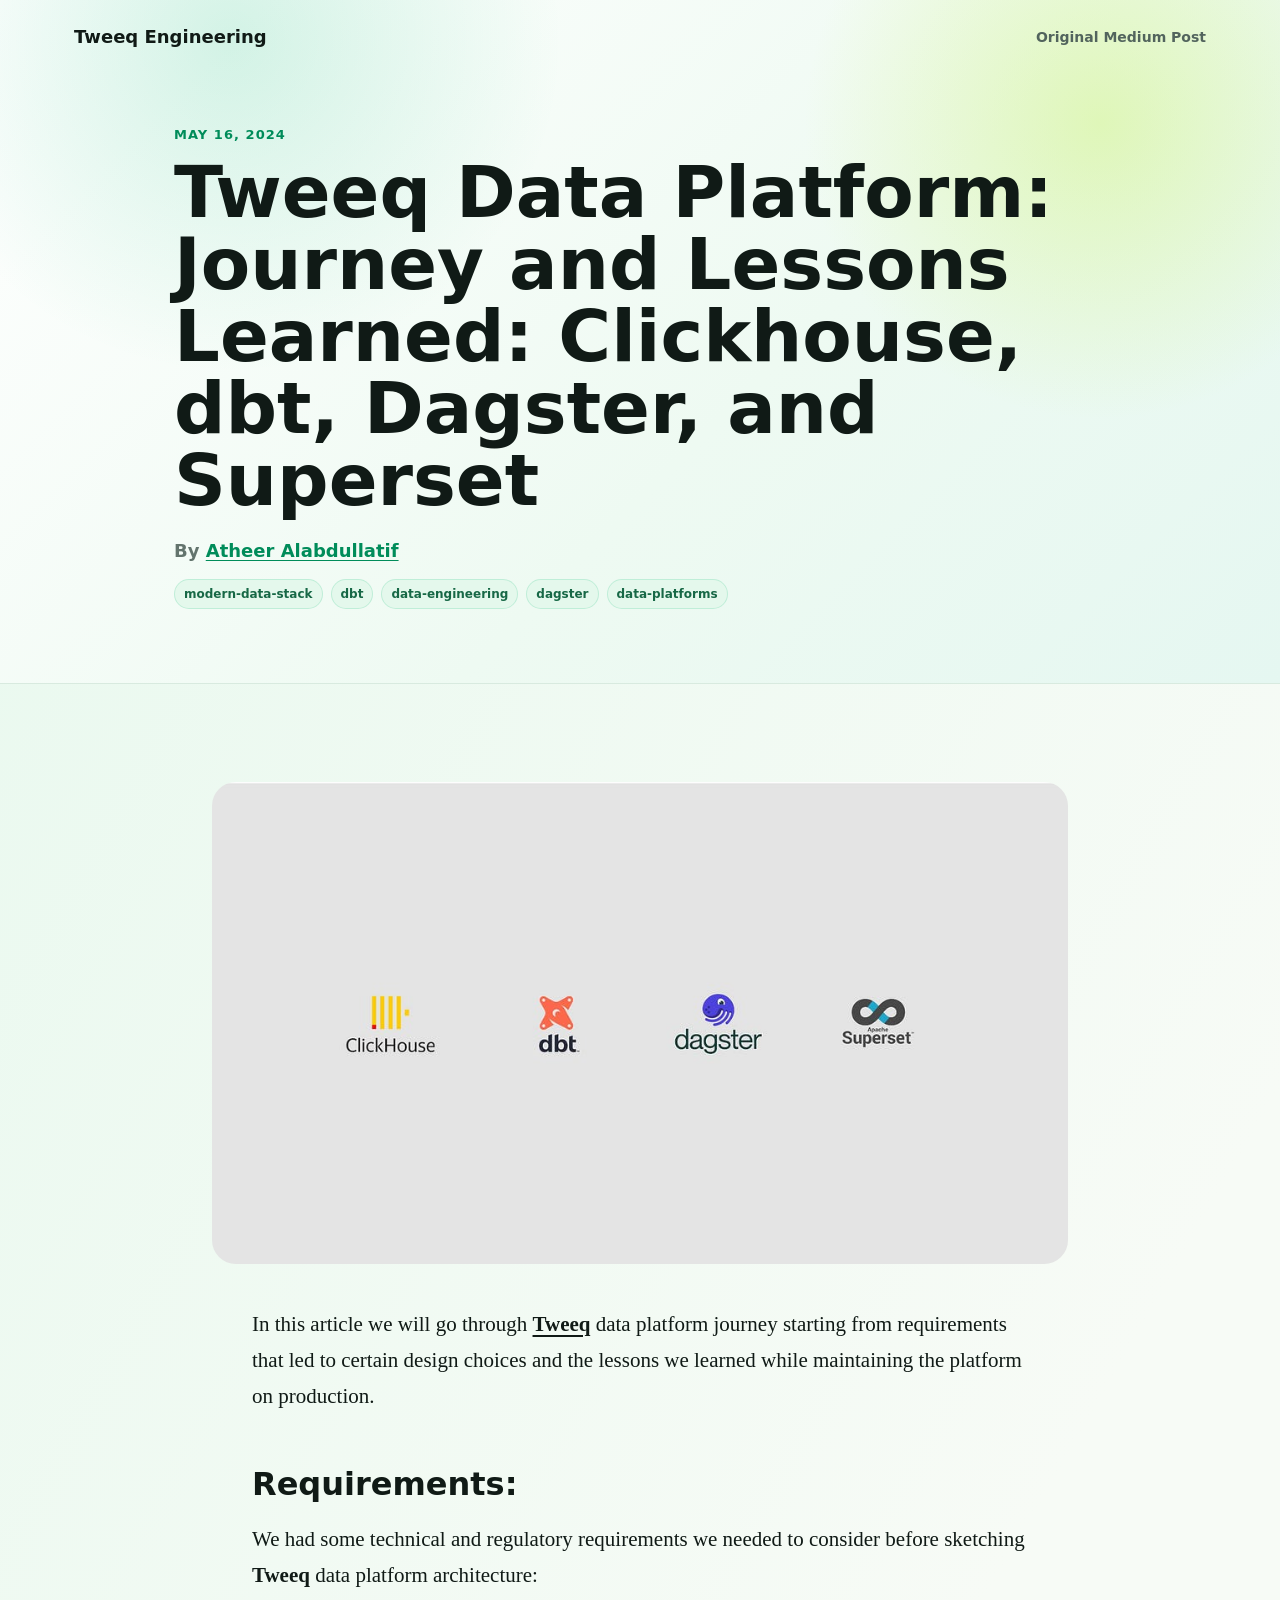
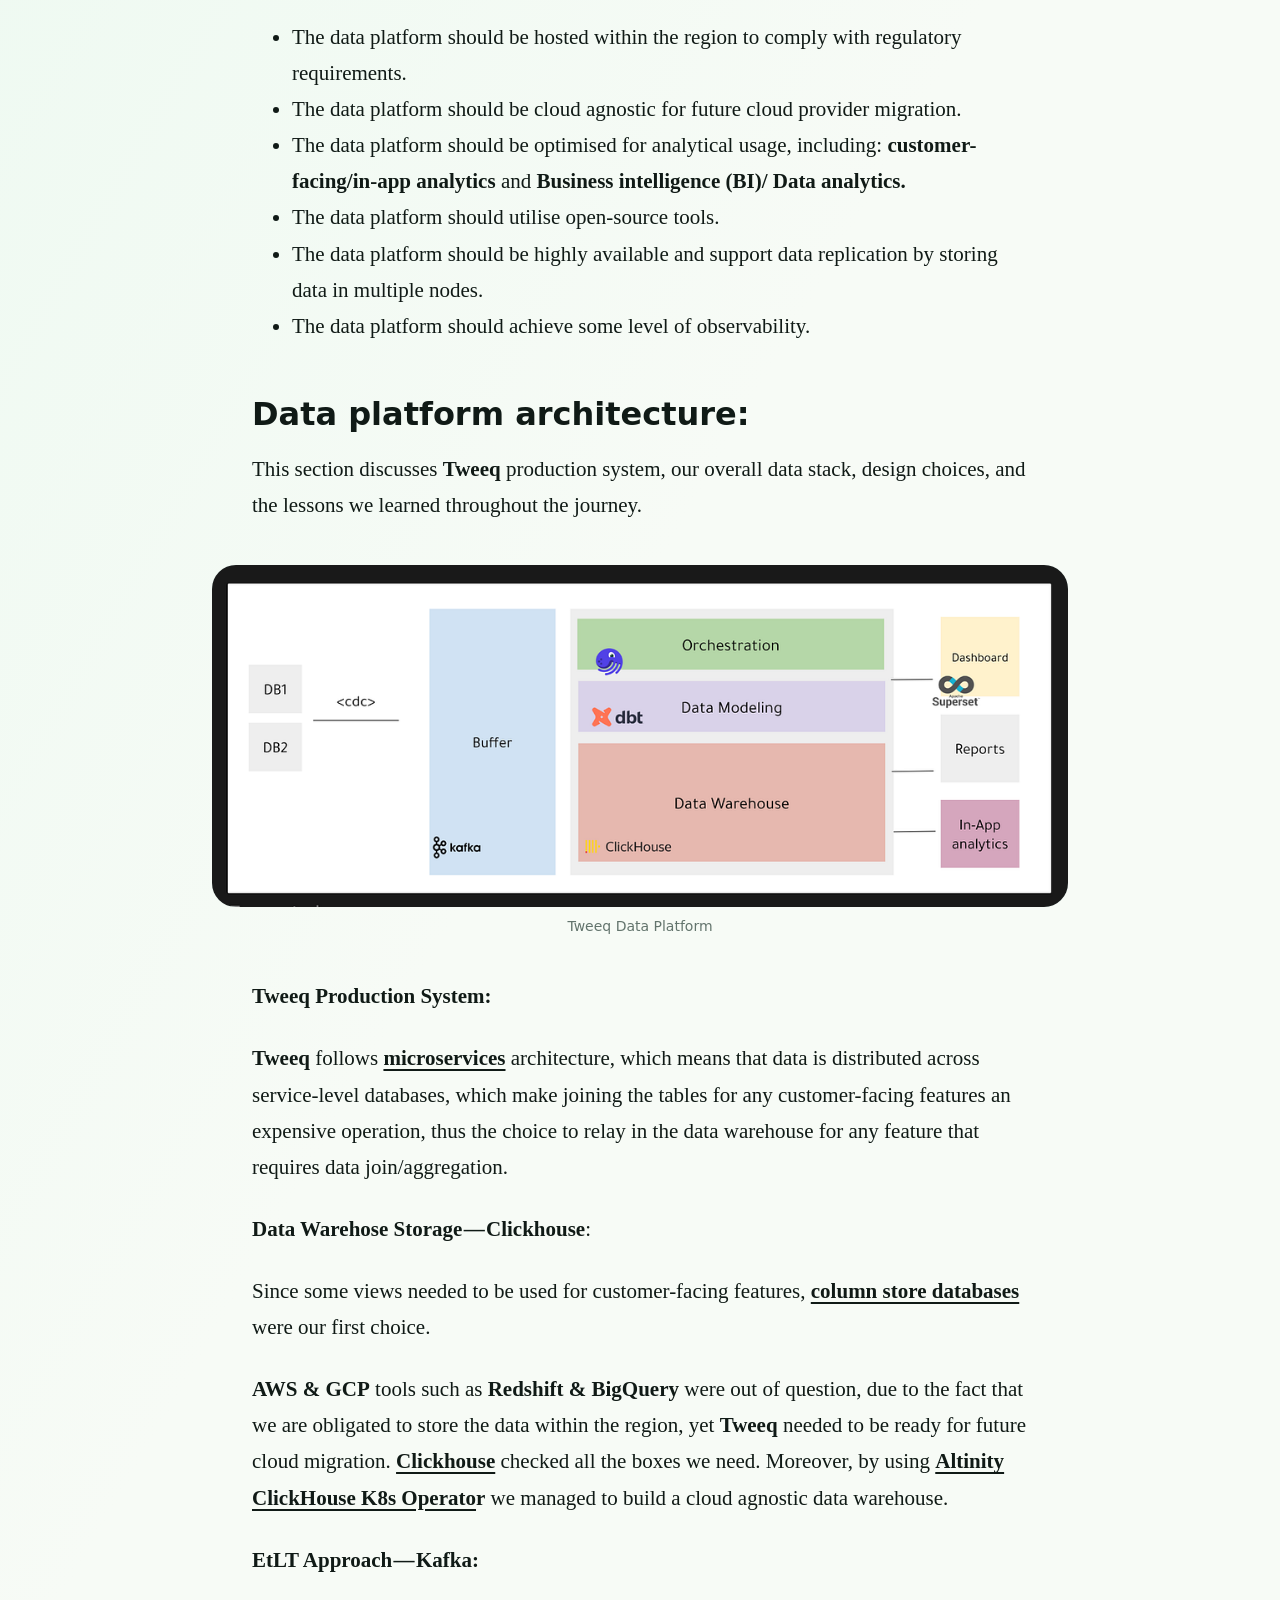
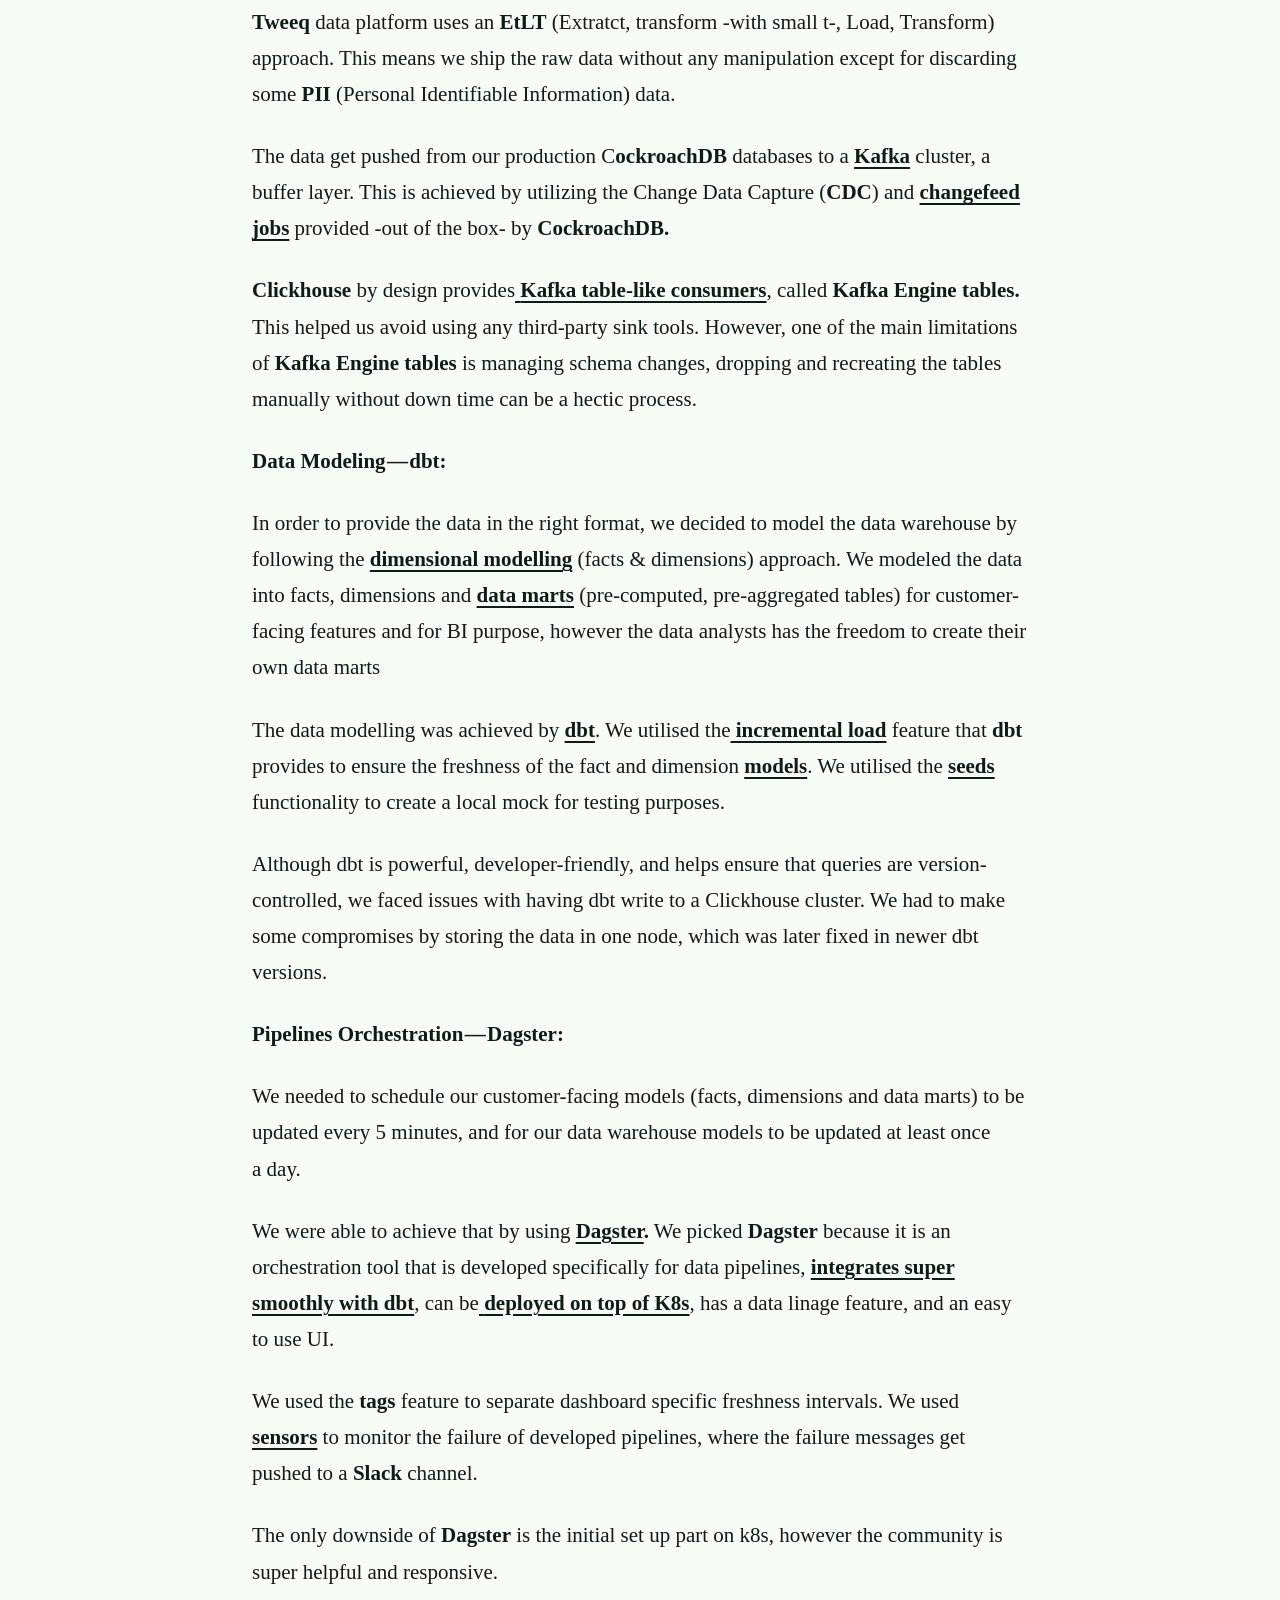
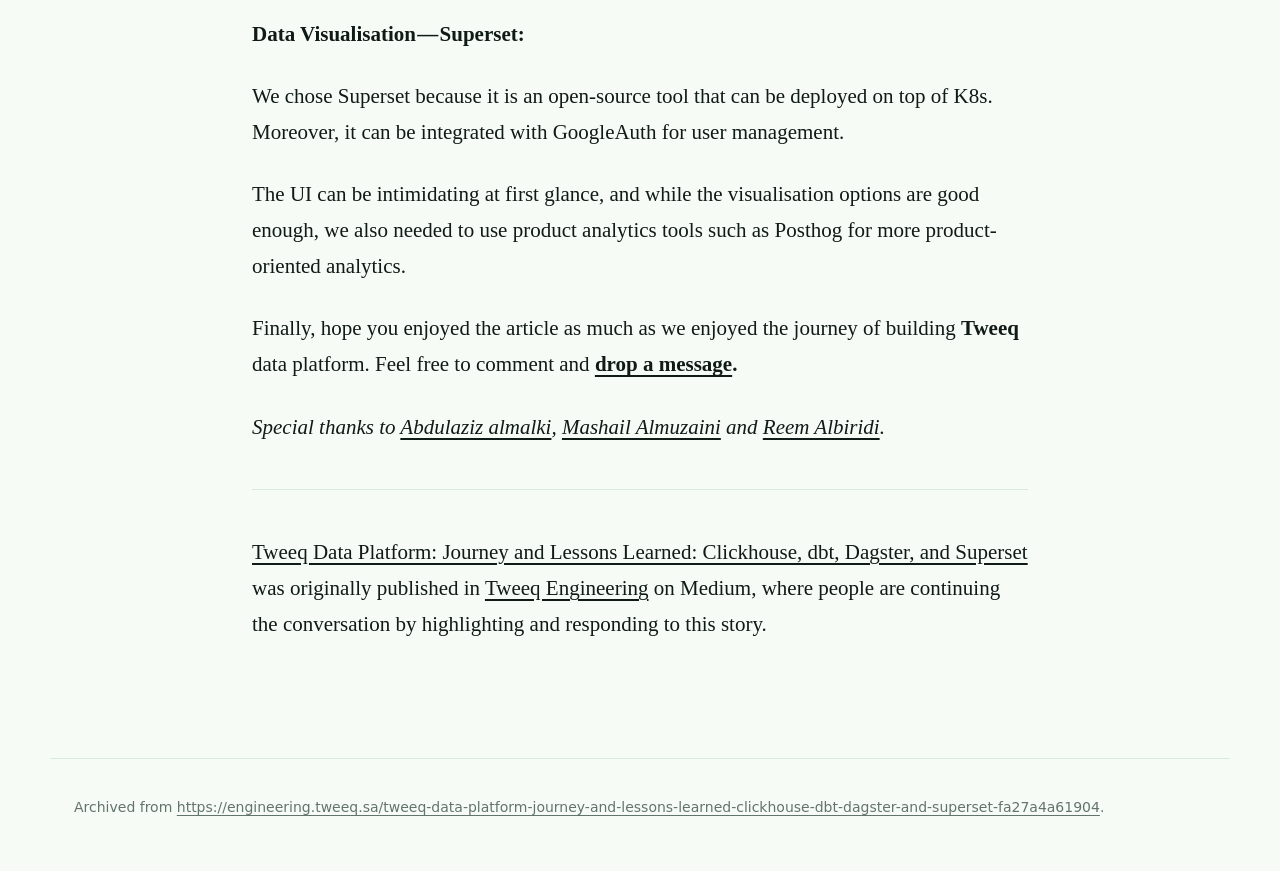
<file: docs/posts/tweeq-data-platform-journey-and-lessons-learned-clickhouse-dbt-dagster-and-superset.html>
<!doctype html>
<html lang="en">
<head>
  <meta charset="utf-8">
  <meta name="viewport" content="width=device-width, initial-scale=1">
  <title>Tweeq Data Platform: Journey and Lessons Learned: Clickhouse, dbt, Dagster, and Superset - Tweeq Engineering Archive</title>
  <meta name="description" content="In this article we will go through Tweeq data platform journey starting from requirements that led to certain design choices and the lessons we learned while maintaining the platform on production. Requirements: We had...">
  <meta name="referrer" content="no-referrer">
  <meta http-equiv="Content-Security-Policy" content="default-src 'self'; img-src 'self' data:; style-src 'self'; script-src 'self'; base-uri 'none'; form-action 'none'; frame-ancestors 'none'; object-src 'none'; upgrade-insecure-requests">
  <link rel="icon" type="image/png" href="../assets/favicon.png">
  <link rel="apple-touch-icon" href="../assets/favicon.png">
  <link rel="stylesheet" href="../styles.css">
</head>
<body>
<header class="article-top">
  <nav>
    <a class="brand" href="../index.html">Tweeq Engineering</a>
    <a href="https://engineering.tweeq.sa/tweeq-data-platform-journey-and-lessons-learned-clickhouse-dbt-dagster-and-superset-fa27a4a61904" target="_blank" rel="noopener noreferrer">Original Medium Post</a>
  </nav>
  <div class="article-heading">
    <p class="eyebrow">May 16, 2024</p>
    <h1>Tweeq Data Platform: Journey and Lessons Learned: Clickhouse, dbt, Dagster, and Superset</h1>
    <p class="byline">By <a href="https://medium.com/@atheer" target="_blank" rel="noopener noreferrer">Atheer Alabdullatif</a></p>
    <div class="tags"><span>modern-data-stack</span><span>dbt</span><span>data-engineering</span><span>dagster</span><span>data-platforms</span></div>
  </div>
</header>
<main class="article-wrap">
  <article class="article-content">
    <figure><img alt="" src="../assets/tweeq-data-platform-journey-and-lessons-learned-clickhouse-dbt-dagster-and-superset-3.jpeg" / loading="lazy"></figure><p>In this article we will go through <a href="https://tweeq.sa/en" target="_blank" rel="noopener noreferrer"><strong>Tweeq</strong></a> data platform journey starting from requirements that led to certain design choices and the lessons we learned while maintaining the platform on production.</p><h3>Requirements:</h3><p>We had some technical and regulatory requirements we needed to consider before sketching <strong>Tweeq</strong> data platform architecture:</p><ul><li>The data platform should be hosted within the region to comply with regulatory requirements.</li><li>The data platform should be cloud agnostic for future cloud provider migration.</li><li>The data platform should be optimised for analytical usage, including: <strong>customer-facing/in-app analytics</strong> and<strong> Business intelligence (BI)/ Data analytics.</strong></li><li>The data platform should utilise open-source tools.</li><li>The data platform should be highly available and support data replication by storing data in multiple nodes.</li><li>The data platform should achieve some level of observability.</li></ul><h3>Data platform architecture:</h3><p>This section discusses <strong>Tweeq</strong> production system, our overall data stack, design choices, and the lessons we learned throughout the journey.</p><figure><img alt="" src="../assets/tweeq-data-platform-journey-and-lessons-learned-clickhouse-dbt-dagster-and-superset-4.jpg" / loading="lazy"><figcaption>Tweeq Data Platform</figcaption></figure><p><strong>Tweeq Production System:</strong></p><p><strong>Tweeq</strong> follows <a href="https://en.wikipedia.org/wiki/Microservices" target="_blank" rel="noopener noreferrer"><strong>microservices</strong></a> architecture, which means that data is distributed across service-level databases, which make joining the tables for any customer-facing features an expensive operation, thus the choice to relay in the data warehouse for any feature that requires data join/aggregation.</p><p><strong>Data Warehose Storage — Clickhouse</strong>:</p><p>Since some views needed to be used for customer-facing features, <a href="https://en.wikipedia.org/wiki/Column-oriented_DBMS" target="_blank" rel="noopener noreferrer"><strong>column store databases</strong></a> were our first choice.</p><p><strong>AWS &amp; GCP</strong> tools such as <strong>Redshift &amp; BigQuery </strong>were out of question, due to the fact that we are obligated to store the data within the region, yet <strong>Tweeq</strong> needed to be ready for future cloud migration. <a href="https://clickhouse.com/" target="_blank" rel="noopener noreferrer"><strong>Clickhouse</strong></a> checked all the boxes we need. Moreover, by using <a href="https://altinity.com/blog/2019-4-9-altinity-clickhouse-operator-for-kubernetes" target="_blank" rel="noopener noreferrer"><strong>Altinity ClickHouse K8s Operato</strong></a><strong>r</strong> we managed to build a cloud agnostic data warehouse.</p><p><strong>EtLT Approach — Kafka:</strong></p><p><strong>Tweeq</strong> data platform uses an <strong>EtLT</strong> (Extratct, transform -with small t-, Load, Transform) approach. This means we ship the raw data without any manipulation except for discarding some <strong>PII</strong> (Personal Identifiable Information) data.</p><p>The data get pushed from our production C<strong>ockroachDB </strong>databases to a <a href="https://kafka.apache.org/" target="_blank" rel="noopener noreferrer"><strong>Kafka</strong></a> cluster, a buffer layer. This is achieved by utilizing the Change Data Capture (<strong>CDC</strong>) and <a href="https://www.cockroachlabs.com/docs/v23.2/changefeed-messages" target="_blank" rel="noopener noreferrer"><strong>changefeed jobs</strong></a><strong> </strong>provided -out of the box- by <strong>CockroachDB.</strong></p><p><strong>Clickhouse</strong> by design provides<a href="https://clickhouse.com/docs/en/engines/table-engines/integrations/kafka" target="_blank" rel="noopener noreferrer"> <strong>Kafka table-like consumers</strong></a>, called <strong>Kafka Engine tables. </strong>This helped us avoid using any third-party sink tools. However, one of the main limitations of <strong>Kafka Engine tables</strong> is managing schema changes, dropping and recreating the tables manually without down time can be a hectic process.</p><p><strong>Data Modeling — dbt:</strong></p><p>In order to provide the data in the right format, we decided to model the data warehouse by following the <a href="https://en.wikipedia.org/wiki/Dimensional_modeling" target="_blank" rel="noopener noreferrer"><strong>dimensional modelling</strong></a><strong> </strong>(facts &amp; dimensions) approach. We modeled the data into facts, dimensions and <a href="https://en.wikipedia.org/wiki/Data_mart" target="_blank" rel="noopener noreferrer"><strong>data marts</strong></a><strong> </strong>(pre-computed, pre-aggregated tables) for customer-facing features and for BI purpose, however the data analysts has the freedom to create their own data marts</p><p>The data modelling was achieved by <a href="https://www.getdbt.com/" target="_blank" rel="noopener noreferrer"><strong>dbt</strong></a>. We utilised the<a href="https://docs.getdbt.com/docs/build/incremental-models" target="_blank" rel="noopener noreferrer"><strong> incremental load</strong></a> feature that <strong>dbt</strong> provides to ensure the freshness of the fact and dimension <a href="https://docs.getdbt.com/docs/build/models" target="_blank" rel="noopener noreferrer"><strong>models</strong></a>. We utilised the <a href="https://docs.getdbt.com/docs/build/seeds" target="_blank" rel="noopener noreferrer"><strong>seeds</strong></a> functionality to create a local mock for testing purposes.</p><p>Although dbt is powerful, developer-friendly, and helps ensure that queries are version-controlled, we faced issues with having dbt write to a Clickhouse cluster. We had to make some compromises by storing the data in one node, which was later fixed in newer dbt versions.</p><p><strong>Pipelines Orchestration — Dagster:</strong></p><p>We needed to schedule our customer-facing models (facts, dimensions and data marts) to be updated every 5 minutes, and for our data warehouse models to be updated at least once a day.</p><p>We were able to achieve that by using <a href="https://dagster.io/" target="_blank" rel="noopener noreferrer"><strong>Dagster</strong></a><strong>.</strong> We picked <strong>Dagster</strong> because it is an orchestration tool that is developed specifically for data pipelines, <a href="https://docs.dagster.io/_apidocs/libraries/dagster-dbt" target="_blank" rel="noopener noreferrer"><strong>integrates super smoothly with dbt</strong></a>, can be<a href="https://docs.dagster.io/deployment/guides/kubernetes/deploying-with-helm" target="_blank" rel="noopener noreferrer"> <strong>deployed on top of K8s</strong></a>, has a data linage feature, and an easy to use UI.</p><p>We used the <strong>tags</strong> feature to separate dashboard specific freshness intervals. We used <a href="https://docs.dagster.io/concepts/partitions-schedules-sensors/sensors" target="_blank" rel="noopener noreferrer"><strong>sensors</strong></a> to monitor the failure of developed pipelines, where the failure messages get pushed to a <strong>Slack</strong> channel.</p><p>The only downside of <strong>Dagster</strong> is the initial set up part on k8s, however the community is super helpful and responsive.</p><p><strong>Data Visualisation — Superset:</strong></p><p>We chose Superset because it is an open-source tool that can be deployed on top of K8s. Moreover, it can be integrated with GoogleAuth for user management.</p><p>The UI can be intimidating at first glance, and while the visualisation options are good enough, we also needed to use product analytics tools such as Posthog for more product-oriented analytics.</p><p>Finally, hope you enjoyed the article as much as we enjoyed the journey of building <strong>Tweeq</strong> data platform. Feel free to comment and<strong> </strong><a href="https://www.linkedin.com/in/atheer-alabdullatif/" target="_blank" rel="noopener noreferrer"><strong>drop a message</strong></a><strong>.</strong></p><p><em>Special thanks to </em><a href="https://www.linkedin.com/in/almalki/" target="_blank" rel="noopener noreferrer"><em>Abdulaziz almalki</em></a><em>, </em><a href="https://www.linkedin.com/in/malmuzaini/" target="_blank" rel="noopener noreferrer"><em>Mashail Almuzaini</em></a><em> and </em><a href="https://www.linkedin.com/in/reemalbridi/" target="_blank" rel="noopener noreferrer"><em>Reem Albiridi</em></a><em>.</em></p><hr><p><a href="https://engineering.tweeq.sa/tweeq-data-platform-journey-and-lessons-learned-clickhouse-dbt-dagster-and-superset-fa27a4a61904" target="_blank" rel="noopener noreferrer">Tweeq Data Platform: Journey and Lessons Learned: Clickhouse, dbt, Dagster, and Superset</a> was originally published in <a href="https://engineering.tweeq.sa" target="_blank" rel="noopener noreferrer">Tweeq Engineering</a> on Medium, where people are continuing the conversation by highlighting and responding to this story.</p>
  </article>
</main>
<footer>
  <p>Archived from <a href="https://engineering.tweeq.sa/tweeq-data-platform-journey-and-lessons-learned-clickhouse-dbt-dagster-and-superset-fa27a4a61904" target="_blank" rel="noopener noreferrer">https://engineering.tweeq.sa/tweeq-data-platform-journey-and-lessons-learned-clickhouse-dbt-dagster-and-superset-fa27a4a61904</a>.</p>
</footer>
</body>
</html>
</file>
<file: docs/styles.css>
:root {
  color-scheme: light;
  --ink: #101a16;
  --muted: #63746d;
  --line: #d8eadf;
  --paper: #f7fbf6;
  --panel: #ffffff;
  --green: #00b871;
  --green-deep: #008c5a;
  --mint: #e4f8ec;
  --lime: #c8f15b;
  --blue: #163b66;
  --aqua: #dff7f2;
  --shadow: 0 24px 80px rgba(16, 26, 22, 0.12);
}

* {
  box-sizing: border-box;
}

body {
  margin: 0;
  background:
    linear-gradient(120deg, rgba(228, 248, 236, 0.82), rgba(255, 255, 255, 0) 42%),
    linear-gradient(180deg, #ffffff 0, var(--paper) 460px),
    var(--paper);
  color: var(--ink);
  font-family: Inter, ui-sans-serif, system-ui, -apple-system, BlinkMacSystemFont, "Segoe UI", sans-serif;
}

a {
  color: inherit;
  text-decoration-thickness: 0.08em;
  text-underline-offset: 0.18em;
}

nav {
  display: flex;
  justify-content: space-between;
  gap: 20px;
  align-items: center;
  margin: 0 auto;
  max-width: 1180px;
  padding: 26px 24px;
}

nav a {
  color: #52645d;
  font-size: 14px;
  font-weight: 700;
  text-decoration: none;
}

nav .brand {
  color: var(--ink);
  font-size: 18px;
  font-weight: 900;
  letter-spacing: 0;
}

.site-hero,
.article-top {
  background:
    radial-gradient(circle at 86% 18%, rgba(200, 241, 91, 0.38), transparent 24%),
    radial-gradient(circle at 18% 6%, rgba(0, 184, 113, 0.16), transparent 27%),
    linear-gradient(135deg, #ffffff, #eefaf2 58%, #e5f7f1);
  border-bottom: 1px solid var(--line);
}

.hero-grid {
  display: grid;
  grid-template-columns: minmax(0, 1fr) 320px;
  gap: 44px;
  margin: 0 auto;
  max-width: 1180px;
  padding: 74px 24px 92px;
}

.eyebrow {
  color: var(--green-deep);
  font-size: 13px;
  font-weight: 800;
  letter-spacing: 0.08em;
  margin: 0 0 14px;
  text-transform: uppercase;
}

h1 {
  font-size: clamp(42px, 7vw, 84px);
  line-height: 0.95;
  letter-spacing: 0;
  margin: 0;
  max-width: 920px;
}

.lede {
  color: var(--muted);
  font-size: 20px;
  line-height: 1.6;
  margin: 26px 0 0;
  max-width: 760px;
}

.signal-panel {
  align-self: end;
  background: rgba(255, 255, 255, 0.82);
  border: 1px solid rgba(0, 184, 113, 0.2);
  border-radius: 28px;
  box-shadow: var(--shadow);
  padding: 28px;
  backdrop-filter: blur(18px);
}

.signal-panel span {
  color: var(--green);
  display: block;
  font-size: 86px;
  font-weight: 900;
  line-height: 0.85;
}

.signal-panel p {
  color: var(--muted);
  font-size: 15px;
  line-height: 1.5;
  margin: 18px 0 0;
}

.archive-grid {
  display: grid;
  grid-template-columns: repeat(3, minmax(0, 1fr));
  gap: 24px;
  margin: -36px auto 80px;
  max-width: 1180px;
  padding: 0 24px;
}

.post-card {
  animation: rise 700ms ease both;
  animation-delay: var(--delay);
  background: var(--panel);
  border: 1px solid var(--line);
  border-radius: 28px;
  box-shadow: 0 18px 48px rgba(16, 26, 22, 0.08);
  display: flex;
  flex-direction: column;
  min-width: 0;
  overflow: hidden;
}

.media {
  aspect-ratio: 16 / 10;
  background: var(--aqua);
  display: block;
  overflow: hidden;
}

.media img {
  display: block;
  height: 100%;
  object-fit: cover;
  width: 100%;
  transition: transform 380ms ease;
}

.post-card:hover .media img {
  transform: scale(1.045);
}

.card-body {
  display: flex;
  flex: 1;
  flex-direction: column;
  padding: 24px;
}

.meta {
  color: var(--muted);
  display: flex;
  flex-wrap: wrap;
  gap: 10px;
  font-size: 13px;
  font-weight: 700;
  margin-bottom: 16px;
}

.meta a,
.byline a {
  color: var(--green-deep);
}

.post-card h2 {
  font-size: 25px;
  line-height: 1.12;
  letter-spacing: 0;
  margin: 0;
}

.post-card h2 a {
  text-decoration: none;
}

.post-card p {
  color: var(--muted);
  line-height: 1.55;
}

.tags {
  display: flex;
  flex-wrap: wrap;
  gap: 8px;
  margin-top: auto;
}

.tags span {
  background: var(--mint);
  border: 1px solid rgba(0, 184, 113, 0.16);
  border-radius: 999px;
  color: #176846;
  font-size: 12px;
  font-weight: 800;
  padding: 7px 9px;
}

.article-heading {
  margin: 0 auto;
  max-width: 980px;
  padding: 54px 24px 74px;
}

.article-heading h1 {
  font-size: clamp(36px, 7vw, 72px);
  line-height: 1;
}

.byline {
  color: var(--muted);
  font-size: 18px;
  font-weight: 700;
  margin: 24px 0 18px;
}

.article-wrap {
  margin: 0 auto;
  max-width: 820px;
  padding: 56px 22px 90px;
}

.article-content {
  font-family: Charter, Georgia, "Times New Roman", serif;
  font-size: 21px;
  line-height: 1.72;
}

.article-content p,
.article-content ul,
.article-content ol,
.article-content blockquote {
  margin: 0 0 26px;
}

.article-content h3 {
  font-family: Inter, ui-sans-serif, system-ui, sans-serif;
  font-size: 32px;
  line-height: 1.15;
  margin: 52px 0 18px;
}

.article-content h4 {
  font-family: Inter, ui-sans-serif, system-ui, sans-serif;
  font-size: 23px;
  line-height: 1.25;
  margin: 36px 0 14px;
}

.article-content figure {
  margin: 42px -40px;
}

.article-content img {
  background: var(--aqua);
  border-radius: 24px;
  display: block;
  height: auto;
  max-width: 100%;
  width: 100%;
}

.article-content figcaption {
  color: var(--muted);
  font-family: Inter, ui-sans-serif, system-ui, sans-serif;
  font-size: 14px;
  line-height: 1.4;
  margin-top: 10px;
  text-align: center;
}

.article-content blockquote {
  border-left: 5px solid var(--green);
  color: #253d33;
  font-style: italic;
  padding: 4px 0 4px 22px;
}

.article-content hr {
  border: 0;
  border-top: 1px solid var(--line);
  margin: 44px 0;
}

footer {
  border-top: 1px solid var(--line);
  color: var(--muted);
  font-size: 14px;
  margin: 0 auto;
  max-width: 1180px;
  padding: 26px 24px 42px;
}

@keyframes rise {
  from {
    opacity: 0;
    transform: translateY(18px);
  }
  to {
    opacity: 1;
    transform: translateY(0);
  }
}

@media (max-width: 900px) {
  .hero-grid,
  .archive-grid {
    grid-template-columns: 1fr;
  }

  .hero-grid {
    padding-top: 48px;
  }

  .signal-panel {
    max-width: 360px;
  }

  .article-content figure {
    margin-left: 0;
    margin-right: 0;
  }
}

@media (max-width: 560px) {
  nav {
    align-items: flex-start;
    flex-direction: column;
  }

  .hero-grid {
    padding-bottom: 68px;
  }

  .archive-grid {
    margin-top: -24px;
    padding-inline: 14px;
  }

  .card-body {
    padding: 20px;
  }

  .article-content {
    font-size: 19px;
  }
}
</file>
